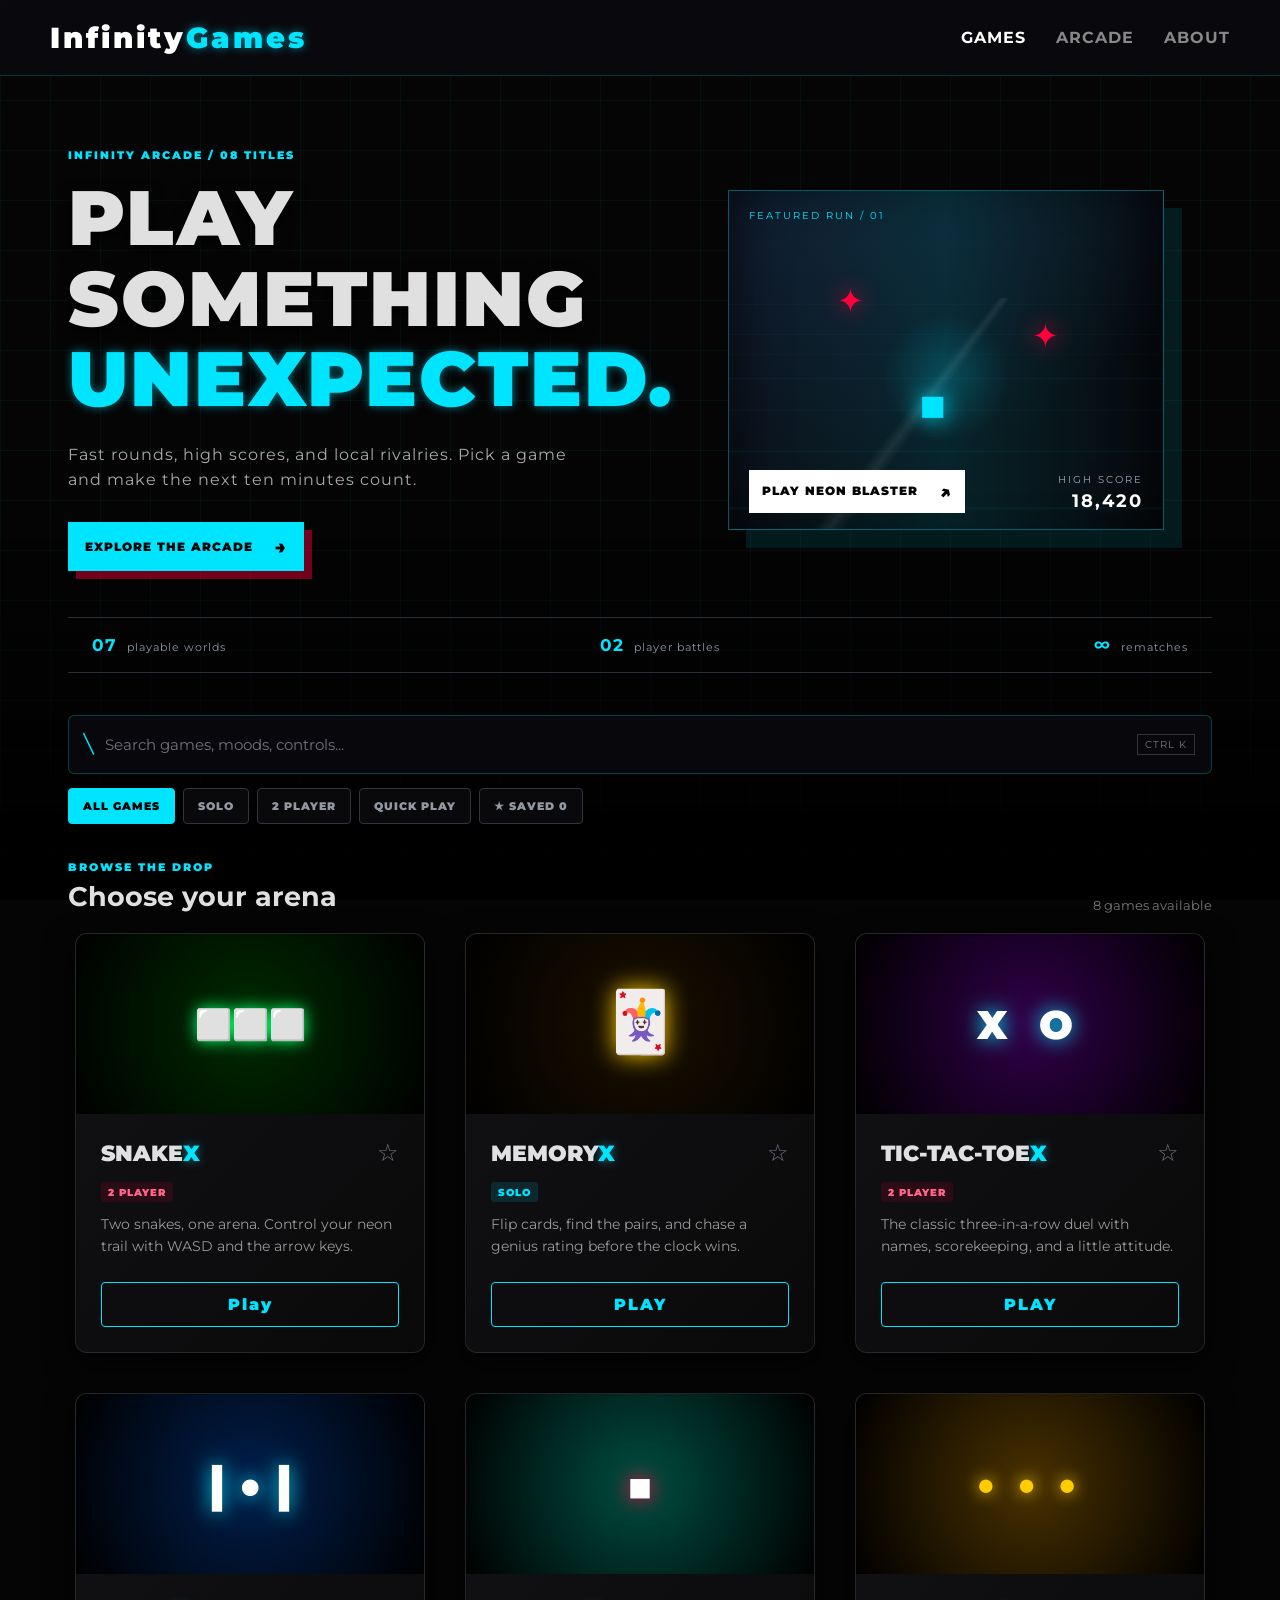
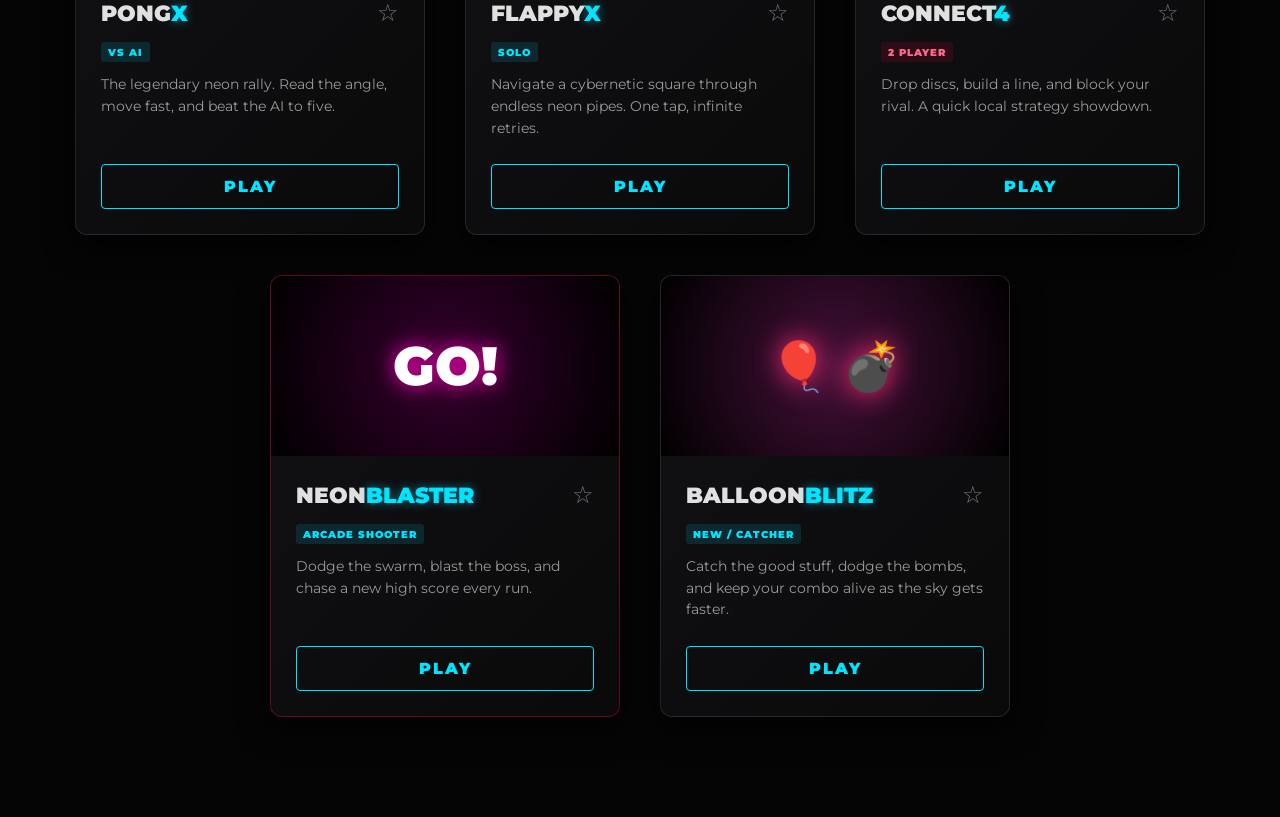
<file: index.html>
<!doctype html>
<html lang="en">
  <head>
    <meta charset="UTF-8" />
    <meta name="viewport" content="width=device-width, initial-scale=1.0" />
    <title>InfinityGames | Arcade Hub</title>
    <link rel="stylesheet" href="css/main.css" />
    <link
      href="https://fonts.googleapis.com/css2?family=Montserrat:ital,wght@0,400;0,700;0,900;1,900&display=swap"
      rel="stylesheet"
    />
  </head>
  <body>
    <!-- Top Navigation -->
    <nav class="navbar">
      <div class="logo">Infinity<span class="highlight">Games</span></div>
      <ul class="nav-links">
        <li><a href="#" class="active">GAMES</a></li>
        <li><a href="#catalogue">ARCADE</a></li>
        <li><a href="under-construction.html">ABOUT</a></li>
      </ul>
    </nav>

    <header class="hero">
      <div class="hero-copy">
        <p class="eyebrow">INFINITY ARCADE / 08 TITLES</p>
        <h1 class="hero-title">PLAY SOMETHING<br /><span class="highlight">UNEXPECTED.</span></h1>
        <p class="hero-subtitle">Fast rounds, high scores, and local rivalries. Pick a game and make the next ten minutes count.</p>
        <a class="hero-cta" href="#catalogue">EXPLORE THE ARCADE <span>→</span></a>
      </div>
      <div class="hero-scene" aria-label="Featured game: Neon Blaster">
        <div class="scene-scan"></div>
        <span class="scene-label">FEATURED RUN / 01</span>
        <div class="scene-ship">◆</div>
        <div class="scene-enemy enemy-one">✦</div>
        <div class="scene-enemy enemy-two">✦</div>
        <div class="scene-score">HIGH SCORE <strong>18,420</strong></div>
        <a href="games/battle-tap/index.html" class="scene-play">PLAY NEON BLASTER <span>↗</span></a>
      </div>
    </header>

    <section class="arcade-pulse" aria-label="Arcade highlights">
      <span><strong>07</strong> playable worlds</span><span><strong>02</strong> player battles</span><span><strong>∞</strong> rematches</span>
    </section>

    <!-- Choose -->
    <section class="arcade-tools" aria-label="Game filters">
      <div class="search-wrap">
        <span class="search-icon" aria-hidden="true">/</span>
        <input id="game-search" type="search" placeholder="Search games, moods, controls..." autocomplete="off" />
        <kbd>CTRL K</kbd>
      </div>
      <div class="filter-row" role="group" aria-label="Filter games by mode">
        <button class="filter-btn active" data-filter="all" type="button">ALL GAMES</button>
        <button class="filter-btn" data-filter="solo" type="button">SOLO</button>
        <button class="filter-btn" data-filter="versus" type="button">2 PLAYER</button>
        <button class="filter-btn" data-filter="quick" type="button">QUICK PLAY</button>
        <button id="favorites-filter" class="filter-btn" type="button">★ SAVED <span id="favorite-count">0</span></button>
      </div>
    </section>

    <!-- Games Grid -->
    <main id="catalogue" class="catalogue">
      <div class="catalogue-heading">
        <div><p class="eyebrow">BROWSE THE DROP</p><h2>Choose your arena</h2></div>
        <p id="result-count" class="result-count">8 games available</p>
      </div>
      <div class="games-container">
      <div class="game-card" data-title="snake x" data-modes="versus quick" data-tags="arcade two player keyboard classic">
        <div class="card-image snake-bg"></div>
        <div class="card-content">
          <div class="card-header">
            <h2>SNAKE<span class="highlight">X</span></h2>
            <button class="save-btn" aria-label="Save SnakeX" type="button">☆</button>
          </div>
          <span class="game-tag versus-tag">2 PLAYER</span>
          <p class="card-desc">
            Two snakes, one arena. Control your neon trail with WASD and the arrow keys.
          </p>
          <a href="games/snake/index.html" class="play-btn">Play</a>
        </div>
      </div>
      <!-- Memory Card (LIVE) -->
      <div class="game-card" data-title="memory x" data-modes="solo quick" data-tags="cards puzzle emoji focus">
        <div class="card-image memory-bg"></div>
        <div class="card-content">
          <div class="card-header">
            <h2>MEMORY<span class="highlight">X</span></h2>
            <button class="save-btn" aria-label="Save MemoryX" type="button">☆</button>
          </div>
          <span class="game-tag solo-tag">SOLO</span>
          <p class="card-desc">
            Flip cards, find the pairs, and chase a genius rating before the clock wins.
          </p>
          <a href="games/memory/index.html" class="play-btn">PLAY</a>
        </div>
      </div>
      <!-- Tic Tac Toe Card -->
      <div class="game-card" data-title="tic tac toe x" data-modes="versus quick" data-tags="classic strategy two player">
        <div class="card-image tic-bg"></div>
        <div class="card-content">
          <div class="card-header">
            <h2>TIC-TAC-TOE<span class="highlight">X</span></h2>
            <button class="save-btn" aria-label="Save Tic-Tac-Toe X" type="button">☆</button>
          </div>
          <span class="game-tag versus-tag">2 PLAYER</span>
          <p class="card-desc">
            The classic three-in-a-row duel with names, scorekeeping, and a little attitude.
          </p>
          <a href="games/tic-tac-toe/index.html" class="play-btn">PLAY</a>
        </div>
      </div>

      <!-- Pong Card -->
      <div class="game-card" data-title="pong x" data-modes="solo quick" data-tags="arcade reflex ai retro">
        <div class="card-image pong-bg"></div>
        <div class="card-content">
          <div class="card-header">
            <h2>PONG<span class="highlight">X</span></h2>
            <button class="save-btn" aria-label="Save Pong X" type="button">☆</button>
          </div>
          <span class="game-tag solo-tag">VS AI</span>
          <p class="card-desc">
            The legendary neon rally. Read the angle, move fast, and beat the AI to five.
          </p>
          <a href="games/pong/index.html" class="play-btn">PLAY</a>
        </div>
      </div>

      <!-- Flappy Card -->
      <div class="game-card" data-title="flappy x" data-modes="solo quick" data-tags="reflex endless hard score">
        <div class="card-image flappy-bg"></div>
        <div class="card-content">
          <div class="card-header">
            <h2>FLAPPY<span class="highlight">X</span></h2>
            <button class="save-btn" aria-label="Save Flappy X" type="button">☆</button>
          </div>
          <span class="game-tag solo-tag">SOLO</span>
          <p class="card-desc">
            Navigate a cybernetic square through endless neon pipes. One tap, infinite retries.
          </p>
          <a href="games/flappy/index.html" class="play-btn">PLAY</a>
        </div>
      </div>

      <div class="game-card" data-title="connect four x" data-modes="versus quick" data-tags="strategy two player board">
        <div class="card-image connect-bg"></div>
        <div class="card-content">
          <div class="card-header">
            <h2>CONNECT<span class="highlight">4</span></h2>
            <button class="save-btn" aria-label="Save Connect Four X" type="button">☆</button>
          </div>
          <span class="game-tag versus-tag">2 PLAYER</span>
          <p class="card-desc">
            Drop discs, build a line, and block your rival. A quick local strategy showdown.
          </p>
          <a href="games/connect-four/index.html" class="play-btn">PLAY</a>
        </div>
      </div>
      <div class="game-card featured-card" data-title="neon blaster x" data-modes="solo quick" data-tags="shooter action space arcade score">
        <div class="card-image battle-bg"></div>
        <div class="card-content">
          <div class="card-header">
            <h2>NEON<span class="highlight">BLASTER</span></h2>
            <button class="save-btn" aria-label="Save Neon Blaster" type="button">☆</button>
          </div>
          <span class="game-tag solo-tag">ARCADE SHOOTER</span>
          <p class="card-desc">
            Dodge the swarm, blast the boss, and chase a new high score every run.
          </p>
          <a href="games/battle-tap/index.html" class="play-btn">PLAY</a>
        </div>
      </div>
      <div class="game-card" data-title="balloon blitz x" data-modes="solo quick" data-tags="catch reflex action bombs combo falling">
        <div class="card-image balloon-bg"></div>
        <div class="card-content">
          <div class="card-header">
            <h2>BALLOON<span class="highlight">BLITZ</span></h2>
            <button class="save-btn" aria-label="Save Balloon Blitz" type="button">☆</button>
          </div>
          <span class="game-tag solo-tag">NEW / CATCHER</span>
          <p class="card-desc">
            Catch the good stuff, dodge the bombs, and keep your combo alive as the sky gets faster.
          </p>
          <a href="games/balloon-blitz/index.html" class="play-btn">PLAY</a>
        </div>
      </div>
      </div>
    </main>

    <!-- Background Grid -->
    <div class="bg-grid"></div>
    <script src="script.js"></script>
  </body>
</html>
</file>
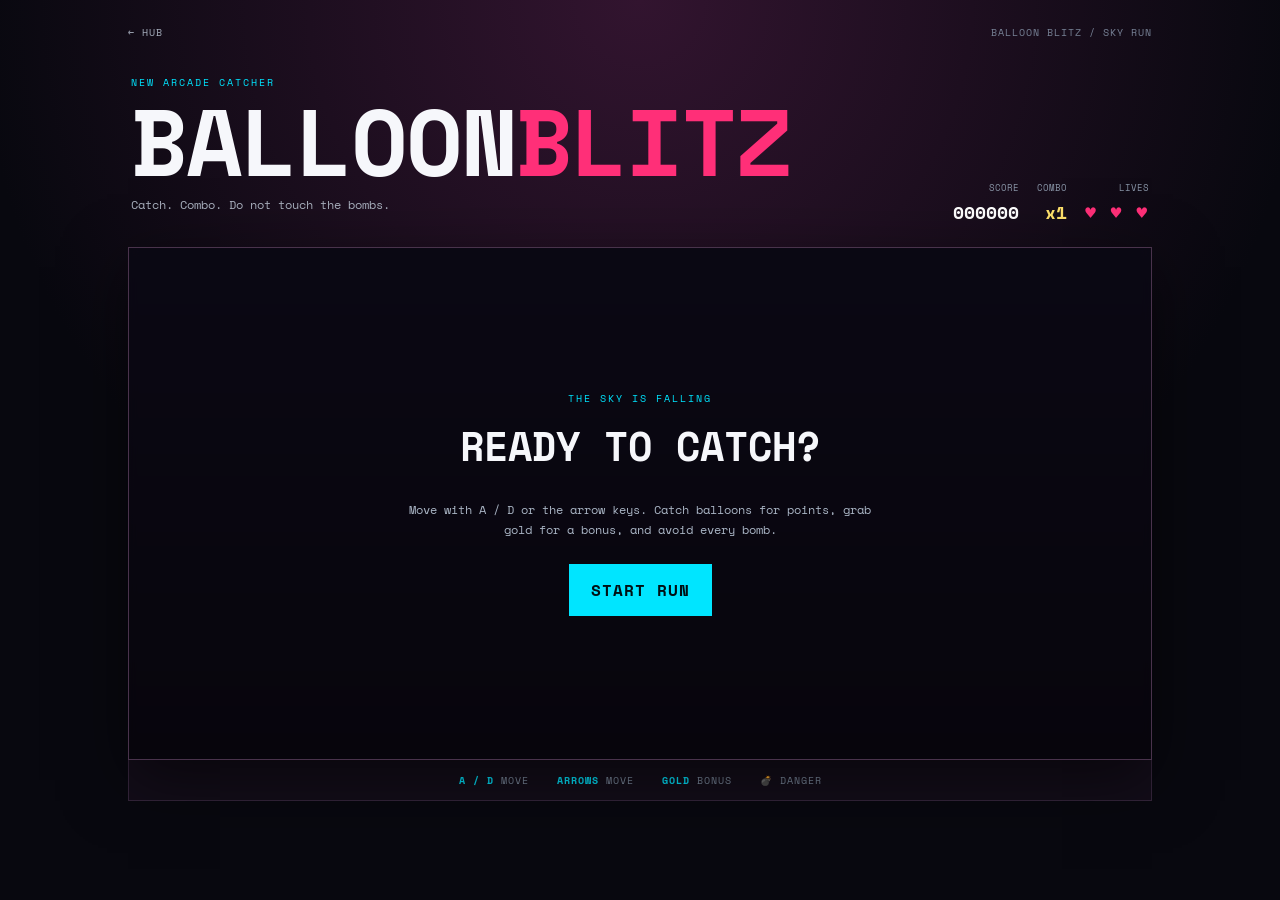
<file: games/balloon-blitz/index.html>
<!doctype html>
<html lang="en">
<head>
  <meta charset="UTF-8" />
  <meta name="viewport" content="width=device-width, initial-scale=1.0" />
  <title>Balloon Blitz X</title>
  <link rel="stylesheet" href="style.css" />
</head>
<body>
  <main class="game-shell">
    <div class="topbar"><a href="../../index.html">← HUB</a><span>BALLOON BLITZ / SKY RUN</span></div>
    <header>
      <div><p class="eyebrow">NEW ARCADE CATCHER</p><h1>BALLOON<span>BLITZ</span></h1><p class="intro">Catch. Combo. Do not touch the bombs.</p></div>
      <div class="hud"><div><small>SCORE</small><strong id="score">000000</strong></div><div><small>COMBO</small><strong id="combo">x1</strong></div><div><small>LIVES</small><strong id="lives">♥ ♥ ♥</strong></div></div>
    </header>
    <section class="game-frame"><canvas id="game-canvas" aria-label="Balloon Blitz game"></canvas><div id="overlay" class="overlay"><p class="eyebrow">THE SKY IS FALLING</p><h2 id="overlay-title">READY TO CATCH?</h2><p id="overlay-copy">Move with A / D or the arrow keys. Catch balloons for points, grab gold for a bonus, and avoid every bomb.</p><button id="start" type="button">START RUN</button></div></section>
    <div class="control-strip"><span><b>A / D</b> MOVE</span><span><b>ARROWS</b> MOVE</span><span><b>GOLD</b> BONUS</span><span><b>💣</b> DANGER</span></div>
    <div class="mobile-controls"><button data-key="ArrowLeft" type="button" aria-label="Move left">←</button><button data-key="ArrowRight" type="button" aria-label="Move right">→</button></div>
  </main>
  <script src="script.js"></script>
</body>
</html>
</file>
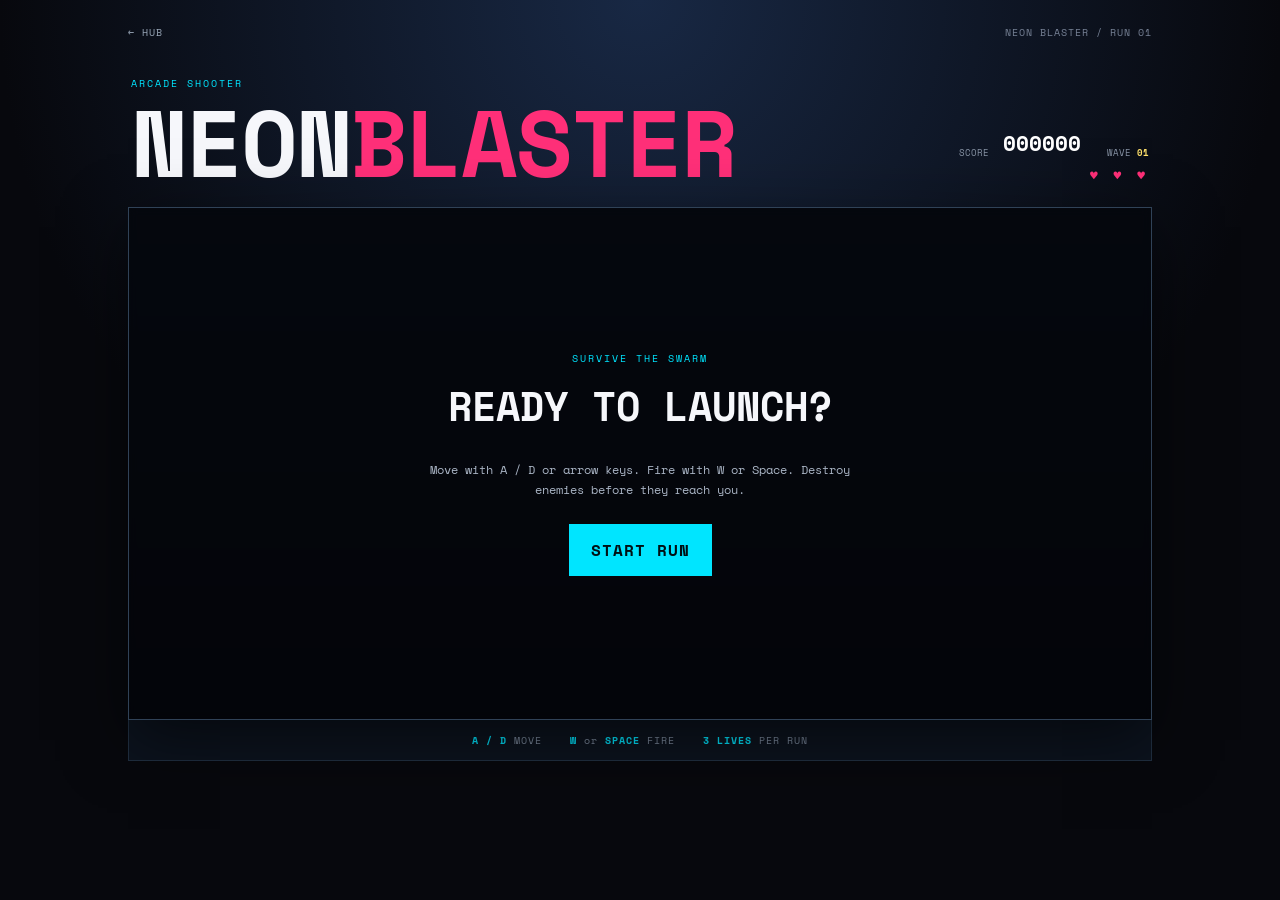
<file: games/battle-tap/index.html>
<!doctype html>
<html lang="en">
<head>
	<meta charset="UTF-8" />
	<meta name="viewport" content="width=device-width, initial-scale=1.0" />
	<title>Neon Blaster X</title>
	<link rel="stylesheet" href="style.css" />
</head>
<body>
	<main class="game-shell">
		<div class="topbar"><a class="back-link" href="../../index.html">← HUB</a><span>NEON BLASTER / RUN 01</span></div>
		<header><div><p class="eyebrow">ARCADE SHOOTER</p><h1>NEON<span>BLASTER</span></h1></div><div class="hud"><small>SCORE</small><strong id="score">000000</strong><small>WAVE <b id="wave">01</b></small><div class="lives" id="lives">♥ ♥ ♥</div></div></header>
		<section class="game-frame"><canvas id="game-canvas" aria-label="Neon Blaster game"></canvas><div id="overlay" class="overlay"><p class="eyebrow">SURVIVE THE SWARM</p><h2 id="overlay-title">READY TO LAUNCH?</h2><p id="overlay-copy">Move with A / D or arrow keys. Fire with W or Space. Destroy enemies before they reach you.</p><button id="start" type="button">START RUN</button></div></section>
		<div class="control-strip"><span><b>A / D</b> MOVE</span><span><b>W</b> or <b>SPACE</b> FIRE</span><span><b>3 LIVES</b> PER RUN</span></div>
		<div class="mobile-controls"><button data-key="ArrowLeft" type="button">←</button><button data-key="Space" type="button">FIRE</button><button data-key="ArrowRight" type="button">→</button></div>
	</main>
	<script src="script.js"></script>
</body>
</html>
</file>
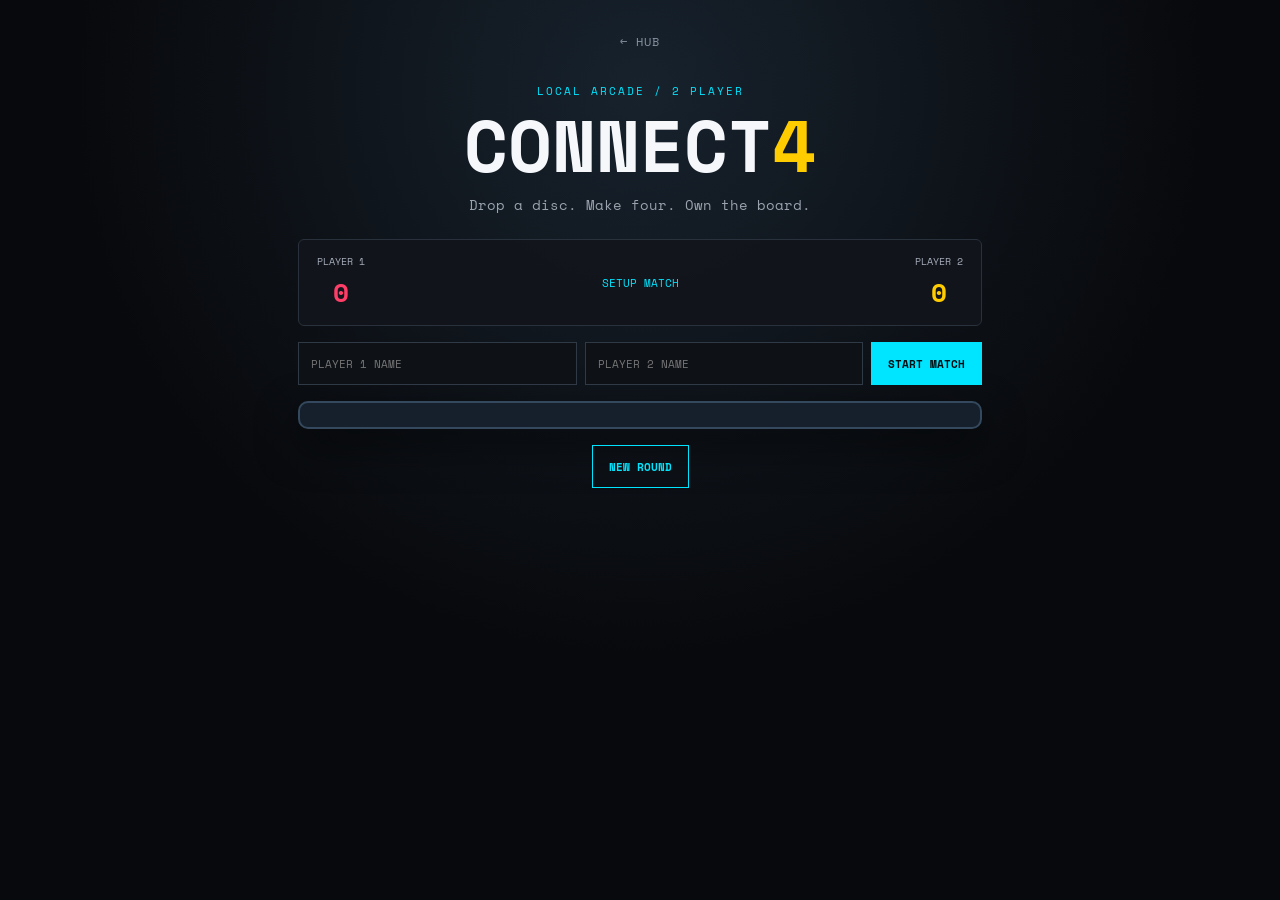
<file: games/connect-four/index.html>
<!doctype html>
<html lang="en">
<head>
  <meta charset="UTF-8" />
  <meta name="viewport" content="width=device-width, initial-scale=1.0" />
  <title>Connect 4 X</title>
  <link rel="stylesheet" href="style.css" />
</head>
<body>
  <main class="game-shell">
    <a class="back-link" href="../../index.html">← HUB</a>
    <header><p class="eyebrow">LOCAL ARCADE / 2 PLAYER</p><h1>CONNECT<span>4</span></h1><p>Drop a disc. Make four. Own the board.</p></header>
    <section class="scorebar"><div><small id="red-label">PLAYER 1</small><strong id="red-score">0</strong></div><div id="turn" class="turn">PLAYER 1'S TURN</div><div><small id="yellow-label">PLAYER 2</small><strong id="yellow-score">0</strong></div></section>
    <section class="setup" id="setup"><input id="p1" maxlength="12" placeholder="PLAYER 1 NAME" /><input id="p2" maxlength="12" placeholder="PLAYER 2 NAME" /><button id="start">START MATCH</button></section>
    <section class="board" id="board" aria-label="Connect four board"></section>
    <button id="reset" class="secondary" type="button">NEW ROUND</button>
  </main>
  <script src="script.js"></script>
</body>
</html>
</file>
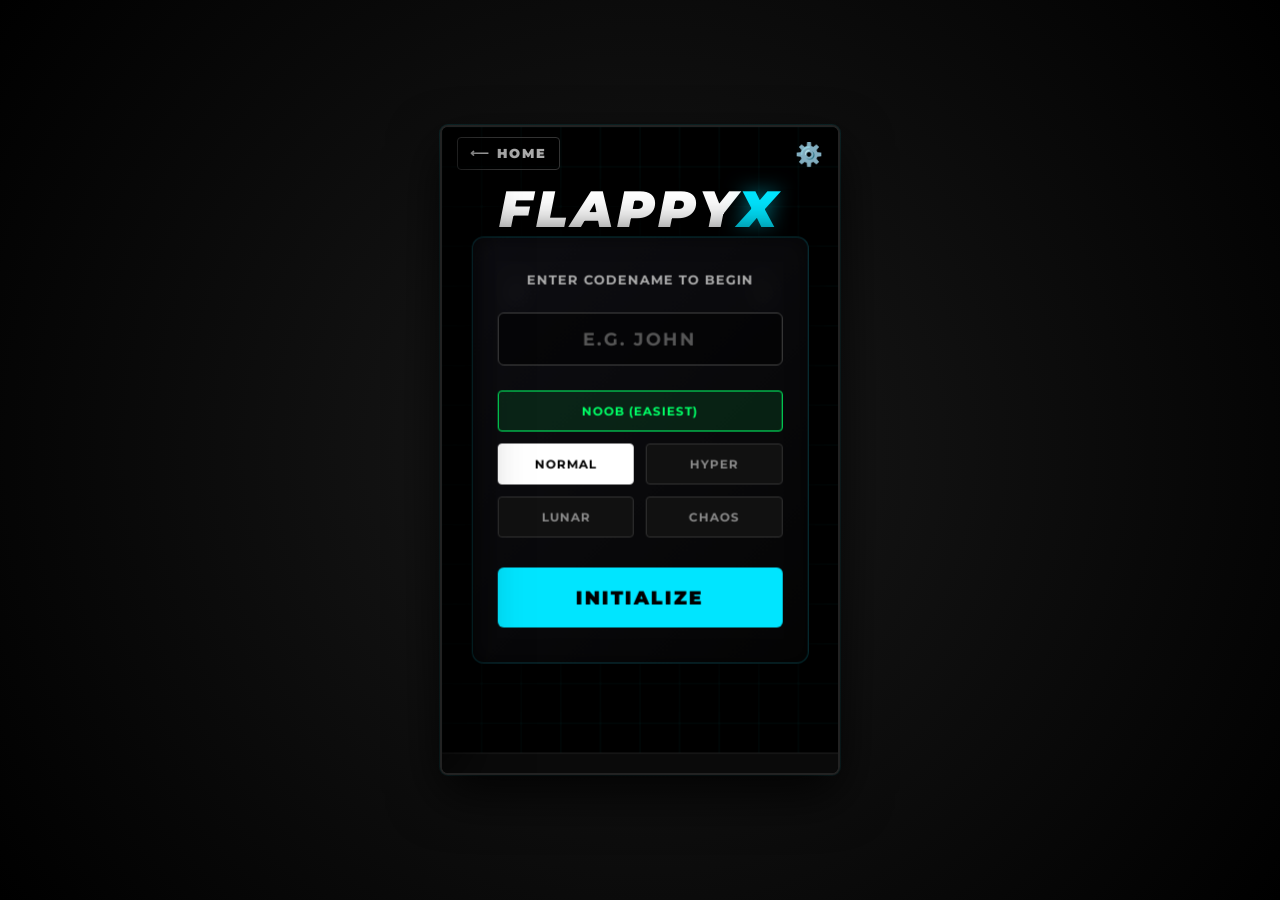
<file: games/flappy/index.html>
<!DOCTYPE html>
<html lang="en">
<head>
    <meta charset="UTF-8">
    <meta name="viewport" content="width=device-width, initial-scale=1.0">
    <title>Flappy Mode - Pro</title>
    <link rel="stylesheet" href="style.css">
    <link href="https://fonts.googleapis.com/css2?family=Montserrat:ital,wght@0,400;0,700;0,900;1,900&display=swap" rel="stylesheet">
</head>
<body>
    <div class="game-container">
        
        <!-- Top UI Bar -->
        <div class="top-bar">
            <a href="../../index.html" class="back-hub-btn">⟵ HOME</a>
            <div class="settings-icon" id="settings-icon">⚙️</div>
        </div>

        <!-- Sidebar Menu -->
        <div id="sidebar" class="sidebar">
            <div class="sidebar-header">SYSTEM MENU</div>
            <ul class="sidebar-list">
                <li class="active">Main Terminal</li>
                <li>Global Leaderboard</li>
                <li>Unlockables</li>
                <li>Diagnostics (Settings)</li>
                <li class="exit-btn" id="close-sidebar">EXIT MENU</li>
            </ul>
        </div>

        <!-- Settings Modal -->
        <div id="settings-modal" class="modal">
            <div class="modal-content">
                <h2>DIAGNOSTICS</h2>
                <div class="setting-row">
                    <span>Base Difficulty</span>
                    <select id="difficulty-select" class="styled-select">
                        <option value="easy" selected>Easy (Wider Gaps)</option>
                        <option value="medium">Standard</option>
                        <option value="hard">Hardcore</option>
                    </select>
                </div>
                <div class="setting-row">
                    <span>Particle Engine</span>
                    <label class="switch"><input type="checkbox" id="particle-toggle" checked><span class="slider"></span></label>
                </div>
                <button class="action-btn small glow-btn" id="close-settings">APPLY CHANGES</button>
            </div>
        </div>

        <!-- Game UI Overlay -->
        <div id="ui-layer">
            <h1 id="title">FLAPPY<span class="highlight">X</span></h1>
            
            <div class="score-board">
                <div class="score-box">
                    <span class="label">SCORE</span>
                    <span id="score" class="value">0</span>
                </div>
                <div class="score-box">
                    <span class="label">BEST</span>
                    <span id="high-score" class="value">0</span>
                </div>
            </div>
            
            <div id="start-screen" class="screen active modern-panel">
                <div class="logo-box">
                    <p class="subtitle">ENTER CODENAME TO BEGIN</p>
                </div>
                <div class="input-group">
                    <input type="text" id="player-name" placeholder="e.g. John" autocomplete="off" maxlength="12">
                </div>

                <div class="mode-selector">
                    <button class="mode-btn" data-mode="baby">NOOB (EASIEST)</button>
                    <button class="mode-btn active" data-mode="normal">NORMAL</button>
                    <button class="mode-btn" data-mode="fast">HYPER</button>
                    <button class="mode-btn" data-mode="moon">LUNAR</button>
                    <button class="mode-btn" data-mode="crazy">CHAOS</button>
                </div>
                <button id="start-btn" class="action-btn glow-btn">INITIALIZE</button>
            </div>

            <!-- Get Ready Screen -->
            <div id="ready-screen" class="screen">
                <h2 class="pulse-text">TAP TO START</h2>
            </div>

            <div id="game-over-screen" class="screen modern-panel">
                <h2 class="game-over-title">SYSTEM FAILURE</h2>
                <div id="king-banner" class="king-banner" style="display:none;"></div>
                <div class="joke-container">
                    <p id="name-joke" class="name-joke"></p>
                    <p id="funny-quote" class="funny-quote">"Gravity always wins."</p>
                </div>
                <div class="final-stats">
                    <p>SCORE: <span id="final-score">0</span></p>
                </div>
                <button id="restart-btn" class="action-btn glow-btn">REBOOT</button>
            </div>
        </div>

        <canvas id="game-canvas"></canvas>
    </div>

    <script src="script.js"></script>
</body>
</html>
</file>
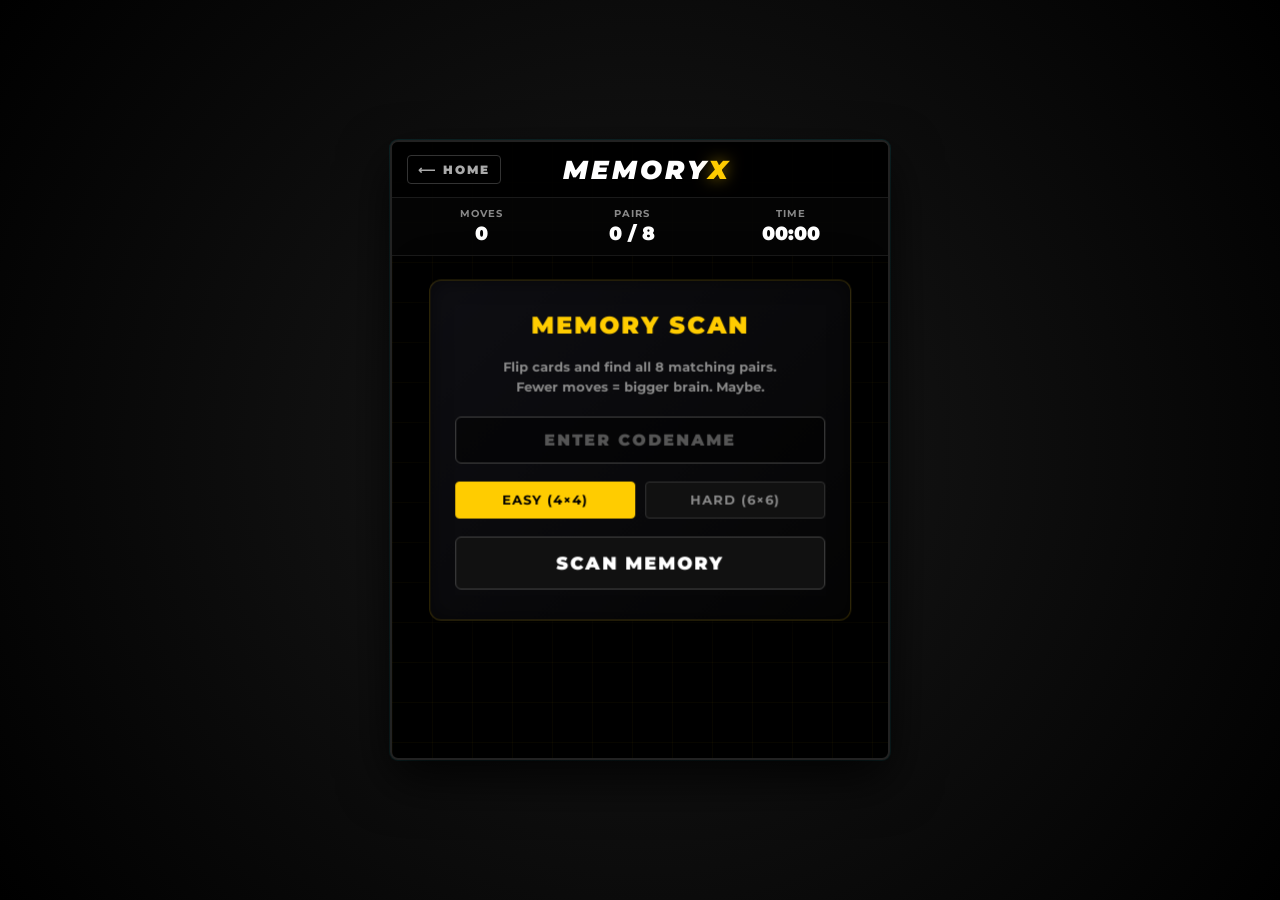
<file: games/memory/index.html>
<!DOCTYPE html>
<html lang="en">
<head>
    <meta charset="UTF-8">
    <meta name="viewport" content="width=device-width, initial-scale=1.0">
    <title>Memory X - Card Flip</title>
    <link rel="stylesheet" href="style.css">
    <link href="https://fonts.googleapis.com/css2?family=Montserrat:ital,wght@0,400;0,700;0,900;1,900&display=swap" rel="stylesheet">
</head>
<body>
    <div class="game-wrapper">

        <div class="top-bar">
            <a href="../../index.html" class="back-hub-btn">⟵ HOME</a>
            <h1 id="title">MEMORY<span class="highlight">X</span></h1>
            <div style="width:80px;"></div>
        </div>

        <div class="stats-bar">
            <div class="stat-box">
                <span class="label">MOVES</span>
                <span class="value" id="move-count">0</span>
            </div>
            <div class="stat-box">
                <span class="label">PAIRS</span>
                <span class="value" id="pairs-found">0 / 8</span>
            </div>
            <div class="stat-box">
                <span class="label">TIME</span>
                <span class="value" id="timer">00:00</span>
            </div>
        </div>

        <!-- Card Grid -->
        <main class="board-container">
            <div class="card-grid" id="card-grid"></div>
        </main>

        <!-- Overlays -->
        <div id="overlay-layer">
            <!-- Start Screen -->
            <div id="start-screen" class="screen active modern-panel">
                <h2 class="panel-title">MEMORY SCAN</h2>
                <p class="subtitle">Flip cards and find all 8 matching pairs.<br>Fewer moves = bigger brain. Maybe.</p>
                <div class="input-group">
                    <input type="text" id="player-name" placeholder="ENTER CODENAME" autocomplete="off" maxlength="12">
                </div>
                <div class="difficulty-row">
                    <button class="diff-btn active" data-cols="4">EASY (4×4)</button>
                    <button class="diff-btn" data-cols="6">HARD (6×6)</button>
                </div>
                <button id="start-btn" class="action-btn glow-btn">SCAN MEMORY</button>
            </div>

            <!-- Win Screen -->
            <div id="win-screen" class="screen modern-panel">
                <h2 class="win-title">SCAN COMPLETE</h2>
                <div class="win-stats">
                    <div class="win-stat">
                        <span class="win-label">TIME</span>
                        <span class="win-value" id="final-time">--</span>
                    </div>
                    <div class="win-stat">
                        <span class="win-label">MOVES</span>
                        <span class="win-value" id="final-moves">--</span>
                    </div>
                    <div class="win-stat">
                        <span class="win-label">RATING</span>
                        <span class="win-value" id="final-rating">--</span>
                    </div>
                </div>
                <p id="win-joke" class="win-joke"></p>
                <button id="restart-btn" class="action-btn glow-btn">RESCAN</button>
            </div>
        </div>

        <div class="bg-fx"></div>
    </div>
    <script src="script.js"></script>
</body>
</html>
</file>
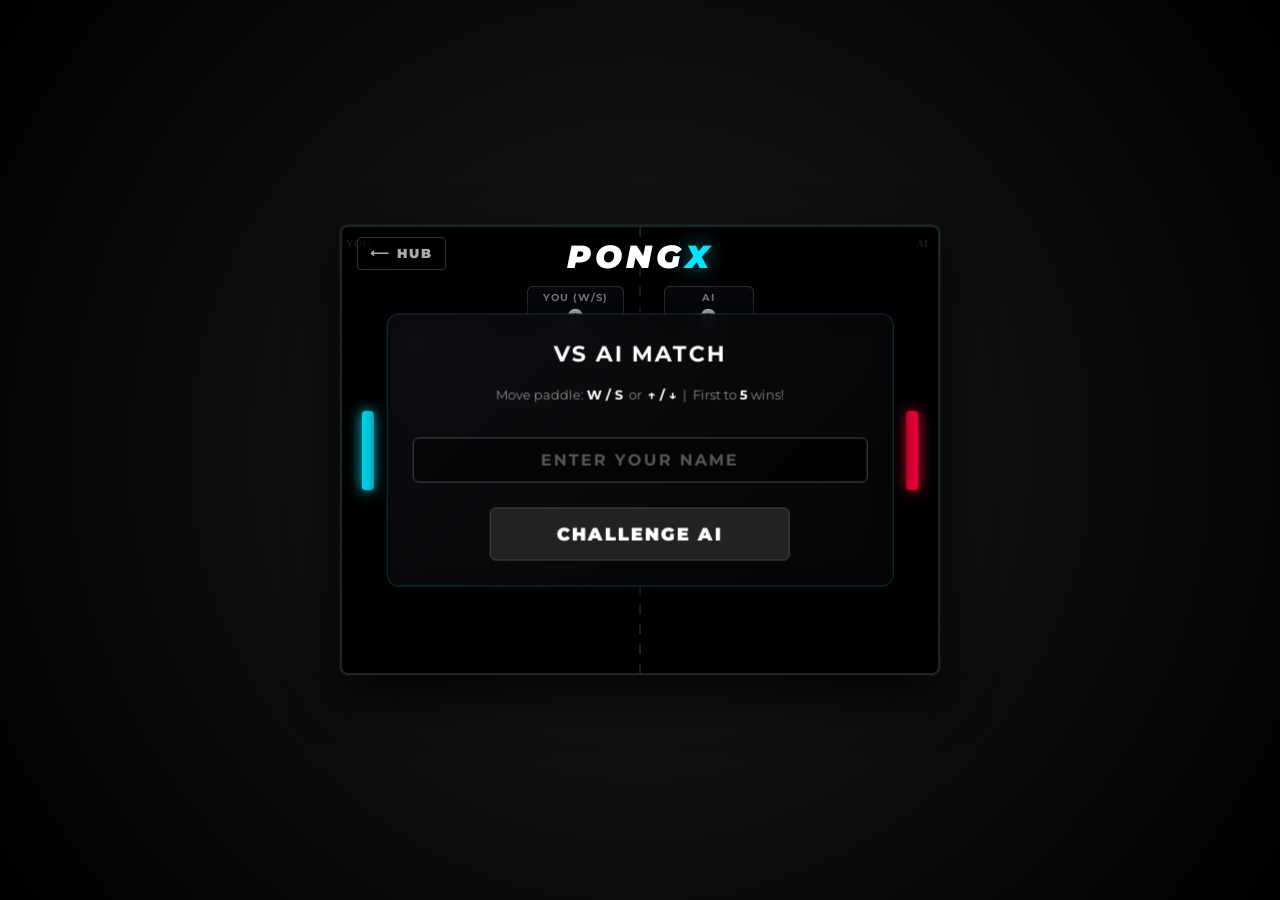
<file: games/pong/index.html>
<!DOCTYPE html>
<html lang="en">
<head>
    <meta charset="UTF-8">
    <meta name="viewport" content="width=device-width, initial-scale=1.0">
    <title>Pong X - vs AI</title>
    <link rel="stylesheet" href="style.css">
    <link href="https://fonts.googleapis.com/css2?family=Montserrat:ital,wght@0,400;0,700;0,900;1,900&display=swap" rel="stylesheet">
</head>
<body>
    <div class="game-wrapper">
        <div class="top-bar">
            <a href="../../index.html" class="back-hub-btn">⟵ HUB</a>
        </div>
        <header class="game-header">
            <h1 id="title">PONG<span class="highlight">X</span></h1>
            <div class="score-board">
                <div class="score-box p1-score-box">
                    <span class="label" id="p1-label">YOU (W/S)</span>
                    <span id="p1-score" class="value">0</span>
                </div>
                <div class="score-box p2-score-box">
                    <span class="label" id="p2-label">AI</span>
                    <span id="p2-score" class="value">0</span>
                </div>
            </div>
        </header>
        <main class="canvas-container">
            <canvas id="game-canvas"></canvas>
        </main>
        <div id="overlay-layer">
            <div id="start-screen" class="screen active modern-panel">
                <h2 class="panel-title">VS AI MATCH</h2>
                <p class="controls-hint">Move paddle: <b>W / S</b> &nbsp;or&nbsp; <b>↑ / ↓</b> &nbsp;|&nbsp; First to <b>5</b> wins!</p>
                <div class="input-group p1-input" style="margin-top:10px;">
                    <input type="text" id="p1-name" placeholder="ENTER YOUR NAME" autocomplete="off" maxlength="12">
                </div>
                <button id="start-btn" class="action-btn glow-btn">CHALLENGE AI</button>
            </div>
            <div id="game-over-screen" class="screen modern-panel">
                <h2 class="game-over-title" id="result-title">MATCH OVER</h2>
                <div class="joke-container">
                    <p id="name-joke" class="name-joke"></p>
                </div>
                <button id="restart-btn" class="action-btn glow-btn">REMATCH</button>
            </div>
        </div>
        <div class="bg-fx"></div>
    </div>
    <script src="script.js"></script>
</body>
</html>
</file>
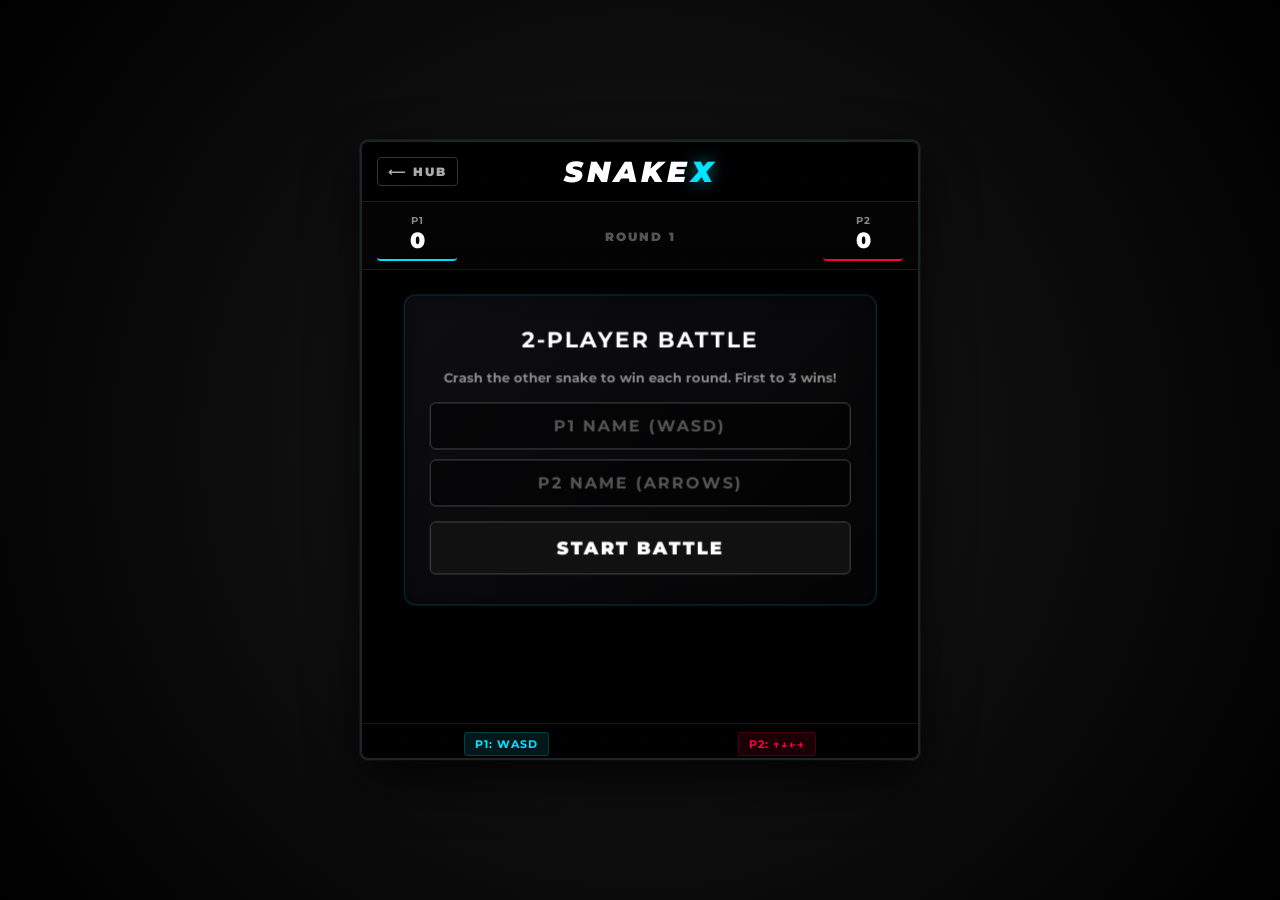
<file: games/snake/index.html>
<!DOCTYPE html>
<html lang="en">
<head>
    <meta charset="UTF-8">
    <meta name="viewport" content="width=device-width, initial-scale=1.0">
    <title>Snake X - 2 Player Battle</title>
    <link rel="stylesheet" href="style.css">
    <link href="https://fonts.googleapis.com/css2?family=Montserrat:ital,wght@0,400;0,700;0,900;1,900&display=swap" rel="stylesheet">
</head>
<body>
    <div class="game-wrapper">

        <!-- Top UI Bar -->
        <div class="top-bar">
            <a href="../../index.html" class="back-hub-btn">⟵ HUB</a>
            <h1 id="title">SNAKE<span class="highlight">X</span></h1>
            <div style="width:80px;"></div>
        </div>

        <!-- Score Bar -->
        <div class="score-bar">
            <div class="score-box p1-box">
                <span class="label" id="p1-label">P1</span>
                <span class="value" id="p1-score">0</span>
            </div>
            <div class="lives-display">
                <span id="round-text" class="round-text">ROUND 1</span>
            </div>
            <div class="score-box p2-box">
                <span class="label" id="p2-label">P2</span>
                <span class="value" id="p2-score">0</span>
            </div>
        </div>

        <!-- Canvas -->
        <main class="canvas-container">
            <canvas id="game-canvas"></canvas>
        </main>

        <!-- Controls Hint -->
        <div class="controls-bar">
            <span class="ctrl p1-ctrl">P1: WASD</span>
            <span class="ctrl p2-ctrl">P2: ↑↓←→</span>
        </div>

        <!-- Overlays -->
        <div id="overlay-layer">
            <!-- Start Screen -->
            <div id="start-screen" class="screen active modern-panel">
                <h2 class="panel-title">2-PLAYER BATTLE</h2>
                <p class="subtitle">Crash the other snake to win each round. First to 3 wins!</p>
                <div class="inputs-container">
                    <div class="input-group p1-input">
                        <input type="text" id="p1-name" placeholder="P1 NAME (WASD)" autocomplete="off" maxlength="10">
                    </div>
                    <div class="input-group p2-input">
                        <input type="text" id="p2-name" placeholder="P2 NAME (ARROWS)" autocomplete="off" maxlength="10">
                    </div>
                </div>
                <button id="start-btn" class="action-btn glow-btn">START BATTLE</button>
            </div>

            <!-- Round Over / Game Over Screen -->
            <div id="game-over-screen" class="screen modern-panel">
                <h2 class="game-over-title" id="result-title">ROUND OVER</h2>
                <div class="joke-container">
                    <p id="result-msg" class="result-msg"></p>
                    <p id="name-joke" class="name-joke"></p>
                </div>
                <button id="continue-btn" class="action-btn glow-btn" id="continue-btn">NEXT ROUND</button>
            </div>
        </div>

        <div class="bg-fx"></div>
    </div>
    <script src="script.js"></script>
</body>
</html>
</file>
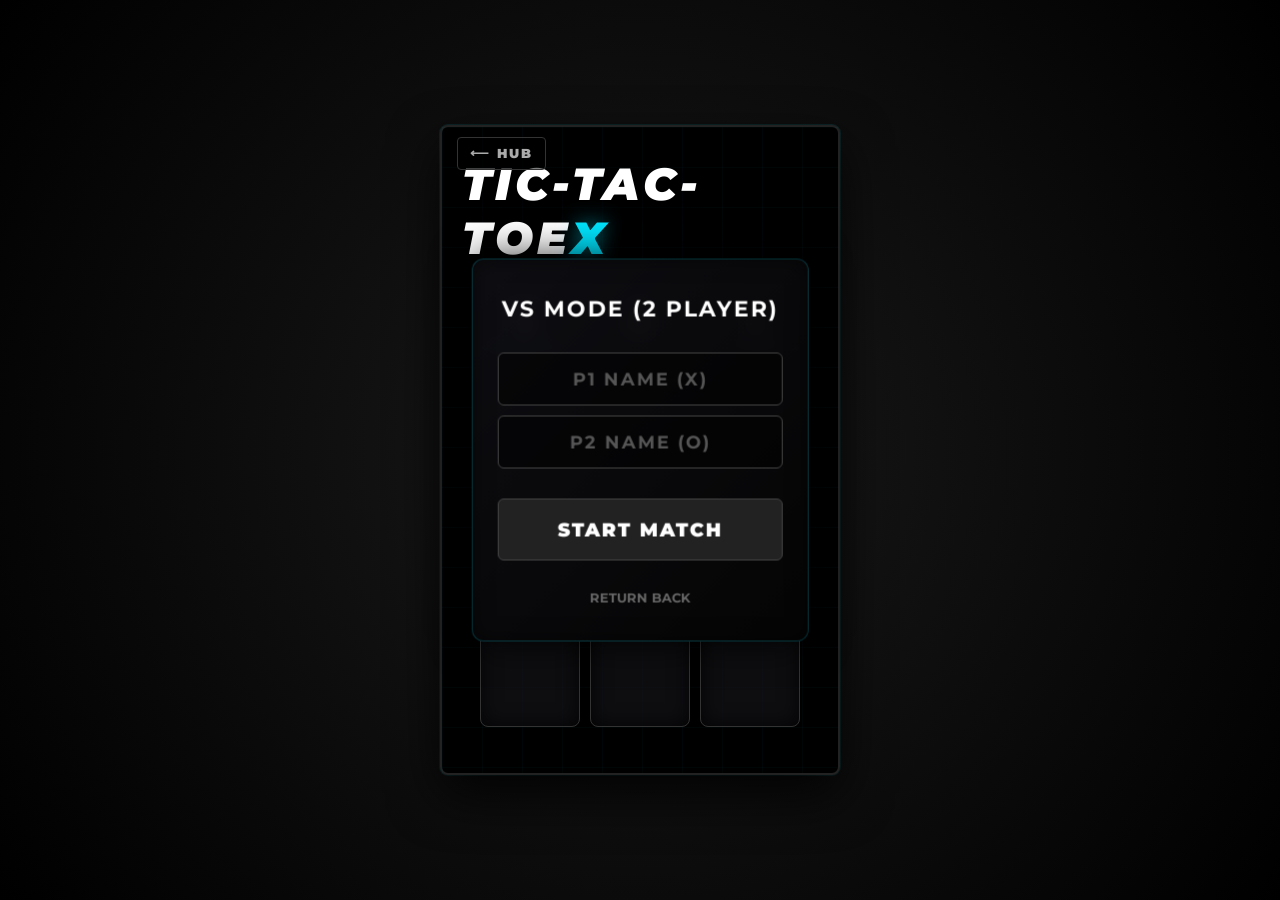
<file: games/tic-tac-toe/index.html>
<!DOCTYPE html>
<html lang="en">
<head>
    <meta charset="UTF-8">
    <meta name="viewport" content="width=device-width, initial-scale=1.0">
    <title>Tic-Tac-Toe X - 2 Player</title>
    <link rel="stylesheet" href="style.css">
    <link href="https://fonts.googleapis.com/css2?family=Montserrat:ital,wght@0,400;0,700;0,900;1,900&display=swap" rel="stylesheet">
</head>
<body>
    <div class="game-wrapper">
        
        <!-- Top UI Bar -->
        <div class="top-bar">
            <a href="../../index.html" class="back-hub-btn">⟵ HUB</a>
        </div>

        <!-- Header & Scores -->
        <header class="game-header">
            <h1 id="title">TIC-TAC-TOE<span class="highlight">X</span></h1>
            <div class="score-board">
                <div class="score-box p1-score-box">
                    <span class="label" id="p1-label">P1 (X)</span>
                    <span id="p1-score" class="value">0</span>
                </div>
                <div class="score-box" id="turn-indicator">
                    <span class="label">TURN</span>
                    <span id="turn-text" class="value">P1</span>
                </div>
                <div class="score-box p2-score-box">
                    <span class="label" id="p2-label">P2 (O)</span>
                    <span id="p2-score" class="value">0</span>
                </div>
            </div>
        </header>

        <!-- Tic Tac Toe Board -->
        <main class="board-container">
            <div class="grid">
                <div class="cell" data-index="0"></div>
                <div class="cell" data-index="1"></div>
                <div class="cell" data-index="2"></div>
                <div class="cell" data-index="3"></div>
                <div class="cell" data-index="4"></div>
                <div class="cell" data-index="5"></div>
                <div class="cell" data-index="6"></div>
                <div class="cell" data-index="7"></div>
                <div class="cell" data-index="8"></div>
            </div>
        </main>

        <!-- Overlays (Start & Game Over) -->
        <div id="overlay-layer">
            <!-- Start Screen -->
            <div id="start-screen" class="screen active modern-panel">
                <h2 class="panel-title">VS MODE (2 PLAYER)</h2>
                <div class="inputs-container">
                    <div class="input-group p1-input">
                        <input type="text" id="p1-name" placeholder="P1 NAME (X)" autocomplete="off" maxlength="10">
                    </div>
                    <div class="input-group p2-input">
                        <input type="text" id="p2-name" placeholder="P2 NAME (O)" autocomplete="off" maxlength="10">
                    </div>
                </div>
                <button id="start-btn" class="action-btn glow-btn">START MATCH</button>
                <a href="../../index.html" class="back-link">RETURN BACK</a>
            </div>

            <!-- Game Over Screen -->
            <div id="game-over-screen" class="screen modern-panel">
                <h2 class="game-over-title" id="result-title">MATCH OVER</h2>
                <div class="joke-container">
                    <p id="name-joke" class="name-joke"></p>
                </div>
                <button id="restart-btn" class="action-btn glow-btn">PLAY AGAIN</button>
                <a href="../../index.html" class="back-link"> RETURN BACK</a>
            </div>
        </div>

        <div class="bg-fx"></div>
    </div>
    <script src="script.js"></script>
</body>
</html>
</file>
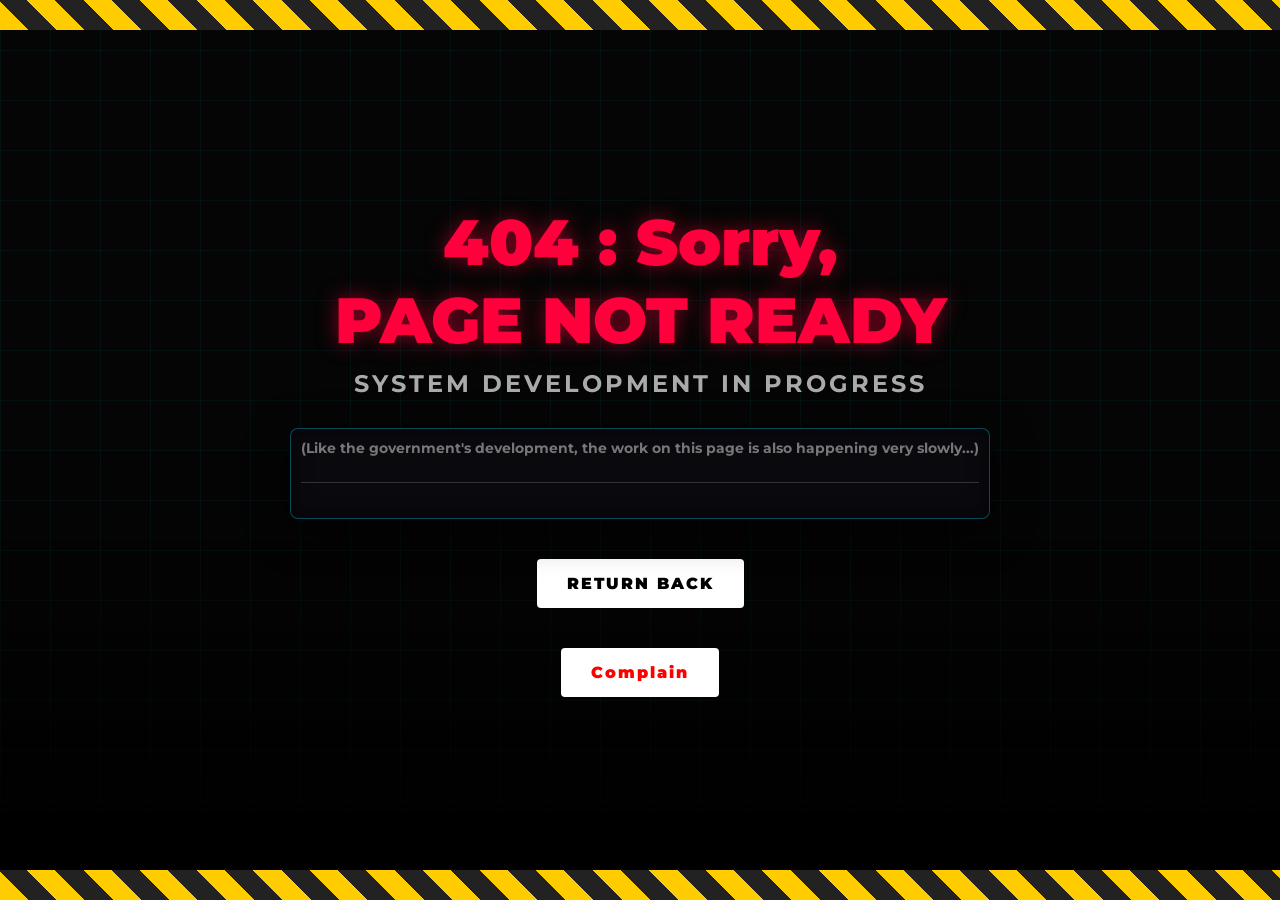
<file: under-construction.html>
<!DOCTYPE html>
<html lang="en">

<head>
    <meta charset="UTF-8">
    <meta name="viewport" content="width=device-width, initial-scale=1.0">
    <title>ArcadeX | Under Construction</title>
    <link rel="stylesheet" href="css/main.css">
    <link href="https://fonts.googleapis.com/css2?family=Montserrat:ital,wght@0,400;0,700;0,900;1,900&display=swap"
        rel="stylesheet">
    <style>
        .construction-container {
            display: flex;
            flex-direction: column;
            align-items: center;
            justify-content: center;
            min-height: 100vh;
            text-align: center;
            padding: 20px;
        }

        .hazard-tape {
            width: 100%;
            height: 30px;
            background: repeating-linear-gradient(45deg, #ffcc00, #ffcc00 20px, #222 20px, #222 40px);
            position: fixed;
            top: 0;
            left: 0;
            z-index: 100;
        }

        .hazard-tape.bottom {
            top: auto;
            bottom: 0;
        }

        .error-code {
            font-size: 4rem;
            font-weight: 900;
            color: var(--accent-alt);
            text-shadow: 0 0 20px rgba(255, 0, 60, 0.5);
            margin-bottom: 10px;
        }

        .joke-box {
            background: rgba(10, 10, 15, 0.95);
            border: 1px solid rgba(0, 229, 255, 0.3);
            padding: 10px;
            border-radius: 8px;
            max-width: 700px;
            margin-top: 30px;
            box-shadow: 0 10px 40px rgba(0, 0, 0, 0.8), inset 0 0 20px rgba(0, 0, 0, 0.5);
            backdrop-filter: blur(10px);
        }


        .english-translation {
            font-size: 0.9rem;
            color: #777;
            font-weight: 700;
        }

        .back-btn {
            display: inline-block;
            margin-top: 40px;
            padding: 15px 30px;
            background: var(--primary);
            color: #000;
            font-weight: 900;
            text-decoration: none;
            border-radius: 4px;
            transition: 0.3s;
            letter-spacing: 2px;
        }

        .back-btn:hover {
            background: var(--accent);
            box-shadow: 0 0 15px rgba(0, 229, 255, 0.5);
            transform: translateY(-2px);
        }
    </style>
</head>

<body>
    <div class="hazard-tape"></div>
    <div class="bg-grid"></div>

    <div class="construction-container">
        <h1 class="error-code">404 : Sorry, <br> PAGE NOT READY</h1>
        <h2 style="letter-spacing: 3px; color: #aaa;">SYSTEM DEVELOPMENT IN PROGRESS</h2>

        <div class="joke-box">
            <p class="english-translation">(Like the government's development, the work on this page is also happening
                very slowly...)</p>
            <hr style="border: 0; border-top: 1px solid #333; margin: 25px 0;">
        </div>

        <a href="index.html" class="back-btn">RETURN BACK</a>
        <a onclick="alert('404 ERROR PAGE NOT FOUND')" style="color: red;" href="under-construction.html"
            class="back-btn">Complain </a>
    </div>

    <div class="hazard-tape bottom"></div>
</body>

</html>
</file>
<file: css/main.css>
:root {
    --bg-dark: #050505;
    --primary: #ffffff;
    --accent: #00e5ff;
    --accent-alt: #ff003c;
    --text: #e0e0e0;
}

* {
    box-sizing: border-box;
    margin: 0;
    padding: 0;
    font-family: 'Montserrat', sans-serif;
}

body {
    background-color: var(--bg-dark);
    color: var(--text);
    min-height: 100vh;
    overflow-x: hidden;
    position: relative;
}

/* Background Effect */
.bg-grid {
    position: fixed;
    top: 0; left: 0; width: 100vw; height: 100vh;
    background-image: 
        linear-gradient(rgba(0, 229, 255, 0.05) 1px, transparent 1px),
        linear-gradient(90deg, rgba(0, 229, 255, 0.05) 1px, transparent 1px);
    background-size: 50px 50px;
    z-index: -1;
    pointer-events: none;
    perspective: 500px;
}
.bg-grid::after {
    content: '';
    position: absolute;
    bottom: 0; left: 0; width: 100%; height: 50%;
    background: linear-gradient(to top, rgba(0,0,0,1), transparent);
}

/* Navbar */
.navbar {
    display: flex;
    justify-content: space-between;
    align-items: center;
    padding: 20px 50px;
    background: rgba(10,10,15,0.9);
    border-bottom: 1px solid rgba(0,229,255,0.2);
    backdrop-filter: blur(10px);
}
.logo {
    font-size: 1.8rem;
    font-weight: 900;
    letter-spacing: 3px;
    color: var(--primary);
}
.highlight { color: var(--accent); text-shadow: 0 0 10px rgba(0, 229, 255, 0.5); }

.nav-links {
    list-style: none;
    display: flex;
    gap: 30px;
}
.nav-links a {
    text-decoration: none;
    color: #888;
    font-weight: 700;
    letter-spacing: 1px;
    transition: 0.3s;
}
.nav-links a:hover, .nav-links a.active {
    color: var(--primary);
}

/* Hero Section */
.hero {
    text-align: center;
    padding: 40px 20px 10px 20px;
}
.hero-title {
    font-size: 3rem;
    font-weight: 900;
    letter-spacing: 5px;
    text-shadow: 0 5px 15px rgba(0,0,0,0.8);
}
.hero-subtitle {
    margin-top: 15px;
    color: #aaa;
    font-size: 1.1rem;
    letter-spacing: 1px;
}

/* Games Grid */
.games-container {
    display: flex;
    flex-wrap: wrap;
    justify-content: center;
    gap: 40px;
    padding: 20px 50px 100px;
    max-width: 1200px;
    margin: 0 auto;
}

/* Game Card */
.game-card {
    background: linear-gradient(135deg, rgba(20,20,25,0.9) 0%, rgba(10,10,10,0.95) 100%);
    width: 350px;
    border-radius: 12px;
    overflow: hidden;
    border: 1px solid rgba(255,255,255,0.1);
    transition: 0.3s;
    box-shadow: 0 10px 30px rgba(0,0,0,0.8);
    display: flex;
    flex-direction: column;
}
.game-card:hover {
    transform: translateY(-10px);
    border-color: rgba(0, 229, 255, 0.5);
    box-shadow: 0 20px 40px rgba(0, 229, 255, 0.15);
}

.card-image {
    height: 180px;
    background-color: #111;
    position: relative;
    overflow: hidden;
}
.flappy-bg {
    background: radial-gradient(circle at center, #004d40, #000);
}
.flappy-bg::after {
    content: '■';
    color: white;
    font-size: 50px;
    position: absolute;
    top: 50%; left: 50%; transform: translate(-50%, -50%);
    text-shadow: 0 0 20px var(--accent-alt);
}
.tic-bg {
    background: radial-gradient(circle at center, #31004a, #000);
}
.tic-bg::after {
    content: 'X O';
    color: white;
    font-size: 40px;
    font-weight: 900;
    position: absolute;
    top: 50%; left: 50%; transform: translate(-50%, -50%);
    letter-spacing: 10px;
    text-shadow: 0 0 20px var(--accent);
}
.pong-bg {
    background: radial-gradient(circle at center, #001f4d, #000);
}
.pong-bg::after {
    content: '| • |';
    color: white;
    font-size: 50px;
    font-weight: 900;
    position: absolute;
    top: 50%; left: 50%; transform: translate(-50%, -50%);
    text-shadow: 0 0 20px #00e5ff;
}

.snake-bg {
    background: radial-gradient(circle at center, #002b00, #000);
}
.snake-bg::after {
    content: '⬜⬜⬜';
    font-size: 30px;
    position: absolute;
    top: 50%; left: 50%; transform: translate(-50%, -50%);
    filter: drop-shadow(0 0 8px #00ff66);
}
.space-bg {
    background: radial-gradient(circle at center, #0a0020, #000);
}
.space-bg::after {
    content: '🚀';
    font-size: 60px;
    position: absolute;
    top: 50%; left: 50%; transform: translate(-50%, -55%);
    filter: drop-shadow(0 0 15px #aa00ff);
}
.memory-bg {
    background: radial-gradient(circle at center, #1a1000, #000);
}
.memory-bg::after {
    content: '🃏';
    font-size: 60px;
    position: absolute;
    top: 50%; left: 50%; transform: translate(-50%, -55%);
    filter: drop-shadow(0 0 12px #ffcc00);
}

/* Locked cards */ 
.locked-card {
    opacity: 0.55;
    filter: grayscale(20%);
    pointer-events: auto;
}
.locked-card:hover {
    border-color: rgba(255,255,255,0.15) !important;
    box-shadow: 0 10px 30px rgba(0,0,0,0.8) !important;
    transform: translateY(-4px) !important;
}
.locked-badge {
    background: rgba(50,50,50,0.9) !important;
    color: #666 !important;
}
.locked-btn {
    border-color: #444 !important;
    color: #666 !important;
    cursor: default !important;
}
.locked-btn:hover {
    background: transparent !important;
    color: #666 !important;
    box-shadow: none !important;
}

.card-content {
    padding: 25px;
    display: flex;
    flex-direction: column;
    flex-grow: 1;
}

.card-header {
    display: flex;
    justify-content: space-between;
    align-items: center;
    margin-bottom: 15px;
}
.card-header h2 {
    font-size: 1.4rem;
    font-weight: 900;
}
.difficulty {
    font-size: 0.7rem;
    font-weight: 900;
    padding: 4px 8px;
    border-radius: 4px;
    letter-spacing: 1px;
}
.difficulty.hard { background: rgba(255,0,60,0.2); color: var(--accent-alt); }
.difficulty.medium { background: rgba(0,229,255,0.2); color: var(--accent); }

.card-desc {
    color: #999;
    font-size: 0.9rem;
    line-height: 1.5;
    margin-bottom: 25px;
    flex-grow: 1;
}

.play-btn {
    display: block;
    text-align: center;
    text-decoration: none;
    background: transparent;
    color: var(--accent);
    border: 1px solid var(--accent);
    padding: 12px;
    font-weight: 900;
    letter-spacing: 2px;
    border-radius: 4px;
    transition: 0.2s;
}
.play-btn:hover {
    background: var(--accent);
    color: #000;
    box-shadow: 0 0 15px rgba(0,229,255,0.4);
} 
 /* choose a game  */
.choose{
height: 2.6rem;
width: 50%;
display: flex;
align-items: center;
justify-self: center;
gap: 6rem;
font-size: 19px;
font-weight: 500;
}

.choice{
    height: 70%;
    width: 30%;
    display: flex;
    align-items: center;
    justify-content: center;
    border-radius: 10px;
cursor:pointer;

}
.choice2{
    color: rgb(171, 2, 2);
}

/* Arcade hub controls and catalogue polish */
.eyebrow {
    color: var(--accent);
    font-size: .7rem;
    font-weight: 900;
    letter-spacing: 2px;
}
.hero { padding: 58px 20px 28px; }
.hero-title { line-height: 1.05; }
.hero-subtitle { max-width: 620px; margin: 18px auto 0; line-height: 1.6; }
.arcade-tools, .catalogue { max-width: 1200px; margin: 0 auto; padding-left: 28px; padding-right: 28px; }
.arcade-tools { padding-bottom: 24px; }
.search-wrap { display: flex; align-items: center; gap: 12px; padding: 14px 16px; border: 1px solid rgba(0,229,255,.25); background: rgba(10,10,15,.85); border-radius: 6px; }
.search-icon { color: var(--accent); font-size: 1.5rem; transform: rotate(-45deg); }
.search-wrap input { flex: 1; min-width: 0; border: 0; outline: 0; background: transparent; color: var(--primary); font-size: .95rem; }
.search-wrap input::placeholder { color: #71717a; }
kbd { color: #777; border: 1px solid #333; padding: 3px 7px; font-size: .65rem; letter-spacing: 1px; }
.filter-row { display: flex; flex-wrap: wrap; gap: 8px; margin-top: 14px; }
.filter-btn { border: 1px solid #30343b; background: rgba(12,12,16,.8); color: #9297a0; padding: 10px 14px; border-radius: 4px; cursor: pointer; font-size: .7rem; font-weight: 900; letter-spacing: 1px; }
.filter-btn:hover, .filter-btn.active { color: #000; background: var(--accent); border-color: var(--accent); }
.catalogue-heading { display: flex; align-items: end; justify-content: space-between; gap: 20px; margin: 12px 0 20px; }
.catalogue-heading h2 { margin-top: 6px; font-size: 1.7rem; }
.result-count { color: #777; font-size: .8rem; }
.games-container { padding: 0 0 100px; }
.save-btn { border: 0; background: transparent; color: #6d7480; cursor: pointer; font-size: 1.5rem; line-height: 1; }
.save-btn:hover, .save-btn.saved { color: #ffcc00; }
.game-tag { display: inline-block; align-self: flex-start; margin-bottom: 12px; padding: 4px 7px; border-radius: 3px; font-size: .62rem; font-weight: 900; letter-spacing: 1px; }
.solo-tag { color: var(--accent); background: rgba(0,229,255,.12); }
.versus-tag { color: #ff6688; background: rgba(255,0,60,.12); }
.connect-bg { background: radial-gradient(circle at center, #493100, #000); }
.connect-bg::after { content: '● ● ●'; color: #ffcc00; letter-spacing: 7px; font-size: 31px; position: absolute; top: 50%; left: 50%; transform: translate(-50%, -50%); text-shadow: 0 0 16px #ffcc00; }
.battle-bg { background: radial-gradient(circle at center, #36002d, #000); }
.battle-bg::after { content: 'GO!'; color: #fff; font-size: 54px; font-weight: 900; position: absolute; top: 50%; left: 50%; transform: translate(-50%, -50%); text-shadow: 0 0 20px #ff00bb; }
.balloon-bg { background: radial-gradient(circle at center, #451039, #000); }
.balloon-bg::after { content: '🎈 💣'; font-size: 48px; position: absolute; top: 50%; left: 50%; transform: translate(-50%, -50%); filter: drop-shadow(0 0 14px #ff2f78); }
.game-card[hidden] { display: none; }
@media (max-width: 700px) {
    .navbar { padding: 18px 22px; }
    .nav-links { gap: 12px; }
    .nav-links a { font-size: .65rem; }
    .hero-title { font-size: 2.2rem; }
    .arcade-tools, .catalogue { padding-left: 18px; padding-right: 18px; }
    .catalogue-heading { align-items: start; flex-direction: column; gap: 8px; }
    .search-wrap kbd { display: none; }
}

/* Featured landing experience */
.hero { max-width: 1200px; min-height: 470px; margin: 0 auto; padding: 72px 28px 46px; display: grid; grid-template-columns: 1fr .9fr; align-items: center; gap: 55px; text-align: left; }
.hero-copy { position: relative; z-index: 1; }
.hero-title { margin-top: 16px; font-size: clamp(2.8rem, 6vw, 5.5rem); letter-spacing: 2px; }
.hero-subtitle { margin: 22px 0 30px; max-width: 520px; font-size: .98rem; }
.hero-cta, .scene-play { display: inline-flex; align-items: center; justify-content: space-between; gap: 22px; color: #050505; background: var(--accent); padding: 14px 17px; text-decoration: none; font-size: .72rem; font-weight: 900; letter-spacing: 1px; box-shadow: 8px 8px 0 rgba(255,0,60,.45); }
.hero-cta span, .scene-play span { font-size: 1.1rem; }
.hero-cta:hover, .scene-play:hover { background: #fff; transform: translate(2px, -2px); }
.hero-scene { min-height: 340px; overflow: hidden; position: relative; border: 1px solid rgba(0,229,255,.35); background: radial-gradient(circle at 50% 55%, rgba(0,229,255,.2), transparent 22%), linear-gradient(145deg, #131e32, #08090d 70%); box-shadow: 18px 18px 0 rgba(0,229,255,.1), inset 0 0 55px rgba(0,0,0,.7); }
.hero-scene::before { content: ''; position: absolute; inset: 0; background: linear-gradient(115deg, transparent 45%, rgba(255,255,255,.08) 46%, transparent 47%), repeating-linear-gradient(0deg, transparent 0 26px, rgba(0,229,255,.08) 27px); transform: perspective(300px) rotateX(55deg) translateY(100px) scale(1.5); }
.scene-scan { position: absolute; inset: 0; background: linear-gradient(90deg, transparent, rgba(0,229,255,.12), transparent); animation: scan 4s linear infinite; }
.scene-label, .scene-score { position: absolute; z-index: 1; font-size: .62rem; letter-spacing: 2px; color: #9aa6ba; }
.scene-label { top: 18px; left: 20px; color: var(--accent); }
.scene-score { right: 20px; bottom: 18px; text-align: right; }
.scene-score strong { display: block; margin-top: 5px; color: #fff; font-size: 1.1rem; }
.scene-ship, .scene-enemy { position: absolute; z-index: 1; font-size: 3.4rem; text-shadow: 0 0 22px currentColor; animation: float 2.7s ease-in-out infinite; }
.scene-ship { color: var(--accent); left: 44%; bottom: 92px; transform: rotate(45deg); }
.scene-enemy { color: var(--accent-alt); font-size: 2rem; }
.enemy-one { top: 90px; left: 25%; animation-delay: -.8s; }.enemy-two { top: 125px; right: 24%; animation-delay: -1.4s; }
.scene-play { position: absolute; z-index: 2; bottom: 16px; left: 20px; background: #fff; box-shadow: none; padding: 11px 13px; }
.arcade-pulse { max-width: 1144px; margin: 0 auto 42px; padding: 17px 24px; display: flex; justify-content: space-between; border-top: 1px solid #282f39; border-bottom: 1px solid #282f39; color: #8d96a4; font-size: .68rem; letter-spacing: 1px; }
.arcade-pulse strong { color: var(--accent); font-size: 1.05rem; margin-right: 6px; }
.featured-card { border-color: rgba(255,0,60,.35); }
@keyframes scan { from { transform: translateX(-100%); } to { transform: translateX(100%); } }
@keyframes float { 0%, 100% { translate: 0 0; } 50% { translate: 0 -12px; } }
@media (max-width: 700px) {
    .hero { min-height: 0; padding: 48px 18px 30px; display: block; }
    .hero-scene { min-height: 280px; margin-top: 42px; }
    .arcade-pulse { margin: 0 18px 30px; padding: 14px 0; gap: 12px; flex-wrap: wrap; }
    .arcade-pulse span { flex: 1 1 42%; }
}
</file>
<file: games/balloon-blitz/style.css>
@import url('https://fonts.googleapis.com/css2?family=Space+Mono:wght@400;700&display=swap');
:root{--cyan:#00e5ff;--pink:#ff2f78;--yellow:#ffe16b}*{box-sizing:border-box}body{margin:0;min-height:100vh;color:#f6f7fb;background:radial-gradient(circle at 50% 0,#32142f,#08080f 60%);font-family:'Space Mono',monospace}.game-shell{width:min(1060px,100%);margin:auto;padding:24px 18px 40px}.topbar{display:flex;justify-content:space-between;color:#778296;font-size:.65rem;letter-spacing:1px}.topbar a{color:#a7afbe;text-decoration:none}.topbar a:hover{color:#fff}header{display:flex;justify-content:space-between;align-items:end;padding:34px 3px 22px}.eyebrow{color:var(--cyan);font-size:.65rem;letter-spacing:2px;margin:0 0 10px}h1{font-size:clamp(2.6rem,8vw,5.8rem);line-height:.9;margin:0;letter-spacing:-2px}h1 span{color:var(--pink)}.intro{color:#a8afbd;font-size:.75rem}.hud{display:flex;gap:18px;text-align:right}.hud div{display:grid;gap:5px}.hud small{color:#8894a6;font-size:.55rem}.hud strong{font-size:1.1rem;color:#fff}.hud div:nth-child(2) strong{color:var(--yellow)}.hud div:nth-child(3) strong{color:var(--pink);letter-spacing:2px}.game-frame{position:relative;border:1px solid #49334c;background:#0b0710;box-shadow:0 20px 60px #0008}.game-frame canvas{display:block;width:100%;height:auto;aspect-ratio:16/8;background:linear-gradient(#17132d,#07070c)}.overlay{position:absolute;inset:0;display:grid;place-content:center;justify-items:center;text-align:center;padding:30px;background:rgba(8,6,14,.78);backdrop-filter:blur(4px)}.overlay.hidden{display:none}.overlay h2{font-size:clamp(1.4rem,4vw,2.5rem);margin:0 0 13px}.overlay p:not(.eyebrow){max-width:470px;color:#aab5c5;font-size:.75rem;line-height:1.7}.overlay button{margin-top:12px;border:0;background:var(--cyan);color:#001014;padding:14px 22px;font:inherit;font-weight:700;letter-spacing:1px;cursor:pointer}.overlay button:hover{background:#fff}.control-strip{display:flex;justify-content:center;gap:28px;padding:13px 10px;border:1px solid #34253b;border-top:0;background:#130d19;color:#7d8b9e;font-size:.6rem;letter-spacing:1px}.control-strip b{color:var(--cyan)}.mobile-controls{display:flex;gap:8px;justify-content:center;margin-top:12px}.mobile-controls button{border:1px solid #49334c;background:#171022;color:#dce9f7;padding:12px 36px;font:inherit;font-weight:700;cursor:pointer}.mobile-controls button:hover{background:#2a1834}@media(min-width:700px){.mobile-controls{display:none}}@media(max-width:600px){header{align-items:start;flex-direction:column;gap:20px}.hud{width:100%;justify-content:space-between;text-align:left}.topbar span{display:none}.game-frame canvas{aspect-ratio:1/1.15}.overlay p:not(.eyebrow){font-size:.68rem}.control-strip{gap:10px;justify-content:space-between;font-size:.48rem}.mobile-controls button{flex:1}}
</file>
<file: games/battle-tap/style.css>
@import url('https://fonts.googleapis.com/css2?family=Space+Mono:wght@400;700&display=swap');
:root{--cyan:#00e5ff;--pink:#ff2f78;--yellow:#ffe16b}*{box-sizing:border-box}body{margin:0;min-height:100vh;color:#f6f7fb;background:radial-gradient(circle at 50% 0,#182844,#07080d 58%);font-family:'Space Mono',monospace}.game-shell{width:min(1060px,100%);margin:auto;padding:24px 18px 40px}.topbar{display:flex;justify-content:space-between;color:#778296;font-size:.65rem;letter-spacing:1px}.back-link{color:#9ba9ba;text-decoration:none}.back-link:hover{color:#fff}header{display:flex;justify-content:space-between;align-items:end;padding:35px 3px 22px}.eyebrow{color:var(--cyan);font-size:.65rem;letter-spacing:2px;margin:0 0 10px}h1{font-size:clamp(2.6rem,8vw,5.8rem);line-height:.9;margin:0;letter-spacing:-2px}h1 span{color:var(--pink)}.hud{display:grid;grid-template-columns:repeat(3,auto);align-items:end;gap:7px 14px;text-align:right}.hud small{color:#8894a6;font-size:.55rem}.hud strong{font-size:1.3rem;color:#fff}.hud small:nth-of-type(2){margin-left:12px}.hud b{color:var(--yellow)}.lives{grid-column:1/-1;color:var(--pink);letter-spacing:4px;font-size:.8rem}.game-frame{position:relative;border:1px solid #304257;background:#05070b;box-shadow:0 20px 60px #0008}.game-frame canvas{display:block;width:100%;height:auto;aspect-ratio:16/8;background:linear-gradient(#09101b,#040509)}.overlay{position:absolute;inset:0;display:grid;place-content:center;justify-items:center;text-align:center;padding:30px;background:rgba(4,6,11,.78);backdrop-filter:blur(4px)}.overlay.hidden{display:none}.overlay h2{font-size:clamp(1.4rem,4vw,2.5rem);margin:0 0 13px}.overlay p:not(.eyebrow){max-width:460px;color:#aab5c5;font-size:.75rem;line-height:1.7}.overlay button{margin-top:12px;border:0;background:var(--cyan);color:#001014;padding:14px 22px;font:inherit;font-weight:700;letter-spacing:1px;cursor:pointer}.overlay button:hover{background:#fff}.control-strip{display:flex;justify-content:center;gap:28px;padding:13px 10px;border:1px solid #202f41;border-top:0;background:#0c131e;color:#7d8b9e;font-size:.6rem;letter-spacing:1px}.control-strip b{color:var(--cyan);font-weight:700}.mobile-controls{display:flex;gap:8px;justify-content:center;margin-top:12px}.mobile-controls button{border:1px solid #34475d;background:#111b2a;color:#dce9f7;padding:12px 24px;font:inherit;font-weight:700;cursor:pointer}.mobile-controls button:nth-child(2){color:var(--cyan);border-color:var(--cyan)}.mobile-controls button:hover{background:#20334c}@media(min-width:700px){.mobile-controls{display:none}}@media(max-width:600px){header{align-items:start;flex-direction:column;gap:20px}.hud{width:100%;text-align:left}.topbar span{display:none}.game-frame canvas{aspect-ratio:1/1.15}.overlay p:not(.eyebrow){font-size:.68rem}.control-strip{gap:12px;justify-content:space-between;font-size:.52rem}}
</file>
<file: games/connect-four/style.css>
@import url('https://fonts.googleapis.com/css2?family=Space+Mono:wght@400;700&display=swap');
:root{--bg:#08090c;--panel:#12151b;--cyan:#00e5ff;--red:#ff3e67;--yellow:#ffcc00}*{box-sizing:border-box}body{margin:0;min-height:100vh;background:radial-gradient(circle at 50% 10%,#17222d,#08090c 55%);color:#f5f7fb;font-family:'Space Mono',monospace}.game-shell{width:min(720px,100%);margin:auto;padding:28px 18px 45px;text-align:center}.back-link{color:#8993a3;text-decoration:none;font-size:.75rem;letter-spacing:1px}.eyebrow{color:var(--cyan);font-size:.7rem;letter-spacing:2px;margin:30px 0 10px}h1{font-size:clamp(2.3rem,8vw,4.5rem);line-height:1;margin:0}h1 span{color:var(--yellow)}header p:last-child{color:#9aa2ae;font-size:.85rem}.scorebar{display:flex;justify-content:space-between;align-items:center;margin:24px auto 16px;padding:14px 18px;background:rgba(18,21,27,.9);border:1px solid #29313c;border-radius:6px}.scorebar div:not(.turn){display:grid;gap:5px}.scorebar small{color:#a5adba;font-size:.6rem}.scorebar strong{font-size:1.6rem}.scorebar div:first-child strong{color:var(--red)}.scorebar div:last-child strong{color:var(--yellow)}.turn{color:var(--cyan);font-size:.7rem}.setup{display:flex;gap:8px;margin-bottom:16px}.setup input{min-width:0;flex:1;padding:12px;background:#0e1116;border:1px solid #303946;color:#fff;font:inherit;font-size:.7rem}.setup button,.secondary{padding:12px 16px;border:1px solid var(--cyan);background:var(--cyan);color:#001014;font:inherit;font-weight:700;font-size:.7rem;cursor:pointer}.board{display:grid;grid-template-columns:repeat(7,1fr);gap:8px;padding:12px;background:#15202c;border:2px solid #34495d;border-radius:10px;box-shadow:0 16px 40px #0008}.slot{aspect-ratio:1;border-radius:50%;background:#06080b;border:1px solid #26313c;cursor:pointer;transition:transform .12s}.slot:hover{transform:scale(.92)}.slot.red{background:var(--red);box-shadow:0 0 14px #ff3e6788}.slot.yellow{background:var(--yellow);box-shadow:0 0 14px #ffcc0088}.secondary{margin-top:16px;background:transparent;color:var(--cyan)}@media(max-width:500px){.board{gap:4px;padding:7px}.scorebar{padding:10px 8px}.turn{font-size:.58rem}.setup{flex-wrap:wrap}.setup button{width:100%}}
</file>
<file: games/flappy/style.css>
:root {
    --bg-dark: #050505;
    --bg-panel: #111111;
    --primary: #ffffff;
    --accent: #00e5ff; /* Changed primary accent to cyan for a sleeker look */
    --accent-hover: #00b8cc;
    --danger: #ff003c;
    --text: #e0e0e0;
    --canvas-bg: #000000;
}

* {
    box-sizing: border-box;
    margin: 0;
    padding: 0;
    font-family: 'Montserrat', sans-serif;
    user-select: none;
}

body {
    background-color: var(--bg-dark);
    color: var(--text);
    display: flex;
    justify-content: center;
    align-items: center;
    min-height: 100vh;
    overflow: hidden;
    background-image: radial-gradient(circle at 50% 50%, #1a1a1a 0%, #000 100%);
}

.game-container {
    position: relative;
    width: 400px;
    height: 650px;
    background-color: var(--canvas-bg);
    border: 2px solid #222;
    border-radius: 8px;
    box-shadow: 0 20px 50px rgba(0,0,0,0.8), 0 0 0 1px rgba(0, 229, 255, 0.1);
    overflow: hidden;
}

/* TOP BAR & SIDEBAR */
.top-bar {
    position: absolute;
    top: 10px;
    left: 0;
    width: 100%;
    padding: 0 15px;
    display: flex;
    justify-content: space-between;
    align-items: center;
    z-index: 50;
    pointer-events: auto;
}

.back-hub-btn {
    color: #aaa;
    text-decoration: none;
    font-weight: 900;
    font-size: 0.8rem;
    letter-spacing: 2px;
    padding: 8px 12px;
    border: 1px solid #333;
    border-radius: 4px;
    background: rgba(0,0,0,0.5);
    transition: 0.3s;
}
.back-hub-btn:hover {
    color: var(--primary);
    border-color: var(--accent);
    background: rgba(0, 229, 255, 0.1);
}

.menu-icon {
    display: flex;
    flex-direction: column;
    gap: 5px;
    cursor: pointer;
    padding: 5px;
}
.menu-icon span {
    display: block;
    width: 24px;
    height: 2px;
    background-color: #aaa;
    transition: 0.2s;
}
.menu-icon:hover span { background-color: var(--accent); }

.settings-icon {
    cursor: pointer;
    color: #aaa;
    font-size: 1.4rem;
    transition: 0.3s ease;
}
.settings-icon:hover { color: var(--accent); transform: rotate(90deg); }

.sidebar {
    position: absolute;
    top: 0;
    left: -250px;
    width: 250px;
    height: 100%;
    background: rgba(10, 10, 15, 0.98);
    border-right: 1px solid #333;
    z-index: 100;
    transition: left 0.3s cubic-bezier(0.4, 0, 0.2, 1);
    display: flex;
    flex-direction: column;
    pointer-events: auto;
    box-shadow: 20px 0 50px rgba(0,0,0,0.8);
}
.sidebar.open { left: 0; }

.sidebar-header {
    padding: 25px 20px;
    font-size: 1.2rem;
    font-weight: 900;
    color: var(--accent);
    border-bottom: 1px solid #222;
    letter-spacing: 2px;
}

.sidebar-list {
    list-style: none;
    padding: 20px 0;
}
.sidebar-list li {
    padding: 15px 20px;
    cursor: pointer;
    font-weight: 700;
    color: #aaa;
    transition: 0.2s;
    border-left: 3px solid transparent;
}
.sidebar-list li:hover, .sidebar-list li.active {
    background: #1a1a24;
    color: var(--primary);
    border-left: 3px solid var(--accent);
}
.sidebar-list li.exit-btn {
    margin-top: 20px;
    color: var(--danger);
}
.sidebar-list li.exit-btn:hover {
    border-left-color: var(--danger);
    background: rgba(255,0,60,0.1);
}

/* MODALS */
.modal {
    position: absolute;
    top: 0; left: 0; width: 100%; height: 100%;
    background: rgba(0,0,0,0.85);
    display: flex;
    justify-content: center;
    align-items: center;
    z-index: 100;
    opacity: 0;
    pointer-events: none;
    transition: 0.3s;
    backdrop-filter: blur(5px);
}
.modal.open {
    opacity: 1;
    pointer-events: auto;
}
.modal-content {
    background: linear-gradient(145deg, #111, #0a0a0a);
    padding: 30px;
    border: 1px solid #333;
    border-radius: 8px;
    width: 85%;
    display: flex;
    flex-direction: column;
    gap: 25px;
    box-shadow: 0 10px 40px rgba(0, 229, 255, 0.15);
}
.modal-content h2 { color: var(--accent); font-size: 1.3rem; letter-spacing: 2px;}
.setting-row {
    display: flex;
    justify-content: space-between;
    align-items: center;
    color: #ddd;
    font-weight: 700;
    font-size: 0.9rem;
}
.styled-select {
    background: #000;
    color: var(--accent);
    border: 1px solid #333;
    padding: 8px;
    border-radius: 4px;
    font-weight: bold;
    outline: none;
    cursor: pointer;
}
.styled-select:focus { border-color: var(--accent); }

/* SWITCH TOGGLE */
.switch { position: relative; display: inline-block; width: 44px; height: 24px; }
.switch input { opacity: 0; width: 0; height: 0; }
.slider {
    position: absolute; cursor: pointer; top: 0; left: 0; right: 0; bottom: 0;
    background-color: #333; transition: .4s; border-radius: 24px;
}
.slider:before {
    position: absolute; content: ""; height: 16px; width: 16px; left: 4px; bottom: 4px;
    background-color: white; transition: .4s; border-radius: 50%;
}
input:checked + .slider { background-color: var(--accent); }
input:checked + .slider:before { transform: translateX(20px); }

/* GAME UI */
#game-canvas { display: block; width: 100%; height: 100%; }
#ui-layer {
    position: absolute; top: 0; left: 0; width: 100%; height: 100%;
    pointer-events: none; display: flex; flex-direction: column; align-items: center; z-index: 10;
}
#title {
    margin-top: 50px; font-size: 3.2rem; font-weight: 900; font-style: italic;
    color: var(--primary); letter-spacing: 4px; text-transform: uppercase; transition: opacity 0.5s;
    text-shadow: 0 5px 15px rgba(0,0,0,0.8);
}
#title .highlight { color: var(--accent); text-shadow: 0 0 20px rgba(0, 229, 255, 0.5); }

.score-board {
    display: flex; justify-content: space-between; width: 85%; margin-top: 15px;
}
.score-box {
    display: flex; flex-direction: column; background: rgba(10, 10, 15, 0.85);
    border: 1px solid #333; padding: 10px 15px; min-width: 90px; text-align: center; 
    backdrop-filter: blur(8px); border-radius: 6px; box-shadow: 0 4px 15px rgba(0,0,0,0.5);
}
.score-box .label { font-size: 0.65rem; font-weight: 700; color: #888; letter-spacing: 1px; }
.score-box .value { font-size: 1.5rem; font-weight: 900; color: var(--primary); transition: transform 0.1s; display: inline-block; }

.screen {
    position: absolute; top: 50%; left: 50%; transform: translate(-50%, -50%);
    background: transparent; text-align: center; display: none; flex-direction: column; gap: 20px; 
    pointer-events: auto; width: 85%;
}
.screen.active { display: flex; }

/* Modern Panel styling for Start and Game Over */
.modern-panel {
    background: linear-gradient(135deg, rgba(15,15,20,0.95) 0%, rgba(5,5,5,0.98) 100%);
    border: 1px solid rgba(0, 229, 255, 0.2);
    box-shadow: 0 0 40px rgba(0, 0, 0, 0.9), inset 0 0 20px rgba(0,0,0,0.5);
    border-radius: 12px;
    padding: 35px 25px;
    backdrop-filter: blur(10px);
}

#ready-screen { background: transparent; border: none; box-shadow: none; pointer-events: none; }
.pulse-text {
    font-size: 2rem; font-weight: 900; color: var(--primary);
    animation: pulse 1s infinite alternate; text-shadow: 0 0 15px rgba(255,255,255,0.5);
    letter-spacing: 2px;
}
@keyframes pulse { from { opacity: 1; transform: scale(1); } to { opacity: 0.4; transform: scale(0.95); } }

/* INPUT & MODES */
.subtitle { color: #aaa; font-size: 0.8rem; font-weight: 700; letter-spacing: 1px; margin-bottom: 5px; }

.input-group input {
    width: 100%; padding: 15px; background: rgba(0,0,0,0.5); border: 1px solid #444; color: var(--accent);
    font-weight: 900; text-align: center; font-size: 1.1rem; outline: none; transition: 0.2s;
    letter-spacing: 2px; pointer-events: auto; border-radius: 6px; text-transform: uppercase;
}
.input-group input:focus { border-color: var(--accent); box-shadow: 0 0 15px rgba(0, 229, 255, 0.2); }
.input-group input::placeholder { color: #555; font-weight: 700; }

.mode-selector {
    display: grid; grid-template-columns: 1fr 1fr; gap: 12px; margin-top: 5px;
}
.mode-selector button:first-child { grid-column: span 2; background: rgba(0, 255, 102, 0.1); border-color: #00ff66; color: #00ff66; }
.mode-selector button:first-child.active { background: #00ff66; color: #000; }

.mode-btn {
    background: #111; border: 1px solid #333; color: #888; padding: 12px;
    font-size: 0.75rem; font-weight: 700; letter-spacing: 1px; cursor: pointer;
    transition: all 0.2s; text-transform: uppercase; border-radius: 4px;
}
.mode-btn:hover { border-color: #555; color: #aaa; }
.mode-btn.active { background: var(--primary); color: #000; border-color: var(--primary); }

.action-btn {
    background: var(--accent); border: none; color: #000; padding: 18px 30px;
    font-size: 1.2rem; font-weight: 900; letter-spacing: 2px; cursor: pointer;
    transition: all 0.2s; text-transform: uppercase; border-radius: 6px;
    margin-top: 10px;
}
.action-btn.small { padding: 12px; font-size: 1rem; margin-top: 0;}
.glow-btn:hover { background: var(--accent-hover); box-shadow: 0 0 25px rgba(0, 229, 255, 0.5); transform: translateY(-2px); }
.glow-btn:active { transform: scale(0.96); box-shadow: 0 0 10px rgba(0, 229, 255, 0.3); }

.game-over-title { font-size: 1.8rem; font-weight: 900; color: var(--danger); text-shadow: 0 0 10px rgba(255,0,60,0.4); }
.joke-container { min-height: 80px; display: flex; flex-direction: column; justify-content: center; gap: 8px; }
.name-joke { font-size: 1rem; font-weight: 700; color: var(--primary); }
.funny-quote { font-size: 0.85rem; font-style: italic; color: #888; line-height: 1.4; }
.final-stats { background: rgba(0,0,0,0.5); border: 1px solid #333; padding: 15px; font-size: 1.2rem; font-weight: 700; border-radius: 6px; color: var(--accent); }

/* King Banner */
.king-banner {
    background: linear-gradient(135deg, rgba(255, 204, 0, 0.15), rgba(255, 153, 0, 0.1));
    border: 1px solid rgba(255, 204, 0, 0.5);
    color: #ffcc00;
    font-size: 0.95rem;
    font-weight: 900;
    letter-spacing: 1px;
    padding: 10px 15px;
    border-radius: 6px;
    text-align: center;
    text-shadow: 0 0 10px rgba(255, 204, 0, 0.4);
    animation: kingGlow 1.5s ease-in-out infinite alternate;
}
@keyframes kingGlow {
    from { box-shadow: 0 0 5px rgba(255,204,0,0.2); }
    to   { box-shadow: 0 0 20px rgba(255,204,0,0.5); }
}
</file>
<file: games/memory/style.css>
:root {
    --bg-dark: #050505;
    --primary: #ffffff;
    --accent: #00e5ff;
    --accent-gold: #ffcc00;
    --accent-match: #00ff88;
    --accent-o: #ff003c;
    --text: #e0e0e0;
}

* { box-sizing: border-box; margin: 0; padding: 0; font-family: 'Montserrat', sans-serif; user-select: none; }

body {
    background-color: var(--bg-dark);
    color: var(--text);
    display: flex; justify-content: center; align-items: center;
    min-height: 100vh; overflow: hidden;
    background-image: radial-gradient(circle at 50% 50%, #1a1a1a 0%, #000 100%);
}

.game-wrapper {
    position: relative;
    width: 500px;
    min-height: 620px;
    background-color: #000;
    border: 2px solid #222;
    border-radius: 8px;
    box-shadow: 0 20px 50px rgba(0,0,0,0.8), 0 0 0 1px rgba(0,229,255,0.1);
    display: flex; flex-direction: column;
    overflow: hidden;
}

/* TOP BAR */
.top-bar {
    display: flex; justify-content: space-between; align-items: center;
    padding: 12px 15px; border-bottom: 1px solid #1a1a1a; z-index: 20;
    background: rgba(0,0,0,0.9);
}
.back-hub-btn {
    color: #aaa; text-decoration: none; font-weight: 900; font-size: 0.75rem;
    letter-spacing: 2px; padding: 6px 10px; border: 1px solid #333;
    border-radius: 4px; background: rgba(0,0,0,0.5); transition: 0.3s;
}
.back-hub-btn:hover { color: var(--primary); border-color: var(--accent); background: rgba(0,229,255,0.1); }
#title {
    font-size: 1.6rem; font-weight: 900; font-style: italic;
    color: var(--primary); letter-spacing: 3px;
}
#title .highlight { color: var(--accent-gold); text-shadow: 0 0 15px rgba(255,204,0,0.5); }

/* STATS BAR */
.stats-bar {
    display: flex; justify-content: space-around;
    padding: 10px 15px; border-bottom: 1px solid #1a1a1a;
    background: rgba(5,5,5,0.9); z-index: 20;
}
.stat-box { display: flex; flex-direction: column; align-items: center; gap: 2px; }
.stat-box .label { font-size: 0.6rem; font-weight: 700; color: #888; letter-spacing: 1px; }
.stat-box .value { font-size: 1.2rem; font-weight: 900; color: var(--primary); }

/* BOARD */
.board-container {
    flex-grow: 1; display: flex; justify-content: center; align-items: center;
    padding: 15px; z-index: 15;
}

.card-grid {
    display: grid;
    gap: 10px;
    width: 100%;
}
.card-grid.cols-4 { grid-template-columns: repeat(4, 1fr); }
.card-grid.cols-6 { grid-template-columns: repeat(6, 1fr); }

/* INDIVIDUAL CARD */
.card {
    aspect-ratio: 1;
    perspective: 600px;
    cursor: pointer;
}
.card-inner {
    width: 100%; height: 100%;
    position: relative;
    transform-style: preserve-3d;
    transition: transform 0.45s cubic-bezier(0.4, 0, 0.2, 1);
    border-radius: 8px;
}
.card.flipped .card-inner { transform: rotateY(180deg); }
.card.matched .card-inner { transform: rotateY(180deg); }

.card-front, .card-back {
    position: absolute; width: 100%; height: 100%;
    backface-visibility: hidden; border-radius: 8px;
    display: flex; justify-content: center; align-items: center;
}
.card-back {
    background: linear-gradient(135deg, #111 0%, #0a0a0a 100%);
    border: 1px solid #333;
    box-shadow: inset 0 0 15px rgba(0,0,0,0.8);
    font-size: 1.5rem; color: #2a2a3a; font-weight: 900;
}
.card-back::after { content: '?'; font-size: 1.8rem; color: #333; font-weight: 900; }

.card-front {
    background: linear-gradient(135deg, #0d0d1a 0%, #050510 100%);
    border: 1px solid rgba(0,229,255,0.3);
    transform: rotateY(180deg);
    font-size: 2.2rem;
    box-shadow: 0 0 15px rgba(0,229,255,0.1), inset 0 0 10px rgba(0,0,0,0.5);
}
.card.matched .card-front {
    border-color: var(--accent-match);
    box-shadow: 0 0 15px rgba(0,255,136,0.3);
    animation: matchPulse 0.5s ease-out;
}

@keyframes matchPulse {
    0% { transform: rotateY(180deg) scale(1); }
    50% { transform: rotateY(180deg) scale(1.12); }
    100% { transform: rotateY(180deg) scale(1); }
}
@keyframes wrongShake {
    0%, 100% { transform: rotateY(0deg) translateX(0); }
    25% { transform: rotateY(0deg) translateX(-5px); }
    75% { transform: rotateY(0deg) translateX(5px); }
}
.card.wrong .card-inner { animation: wrongShake 0.4s ease; border-color: var(--accent-o); }

/* OVERLAY */
#overlay-layer {
    position: absolute; top: 0; left: 0; width: 100%; height: 100%;
    pointer-events: none; z-index: 30;
}
.screen {
    position: absolute; top: 50%; left: 50%; transform: translate(-50%, -50%);
    text-align: center; display: none; flex-direction: column; gap: 18px;
    pointer-events: auto; width: 85%;
}
.screen.active { display: flex; }
.modern-panel {
    background: linear-gradient(135deg, rgba(15,15,20,0.97) 0%, rgba(5,5,5,0.99) 100%);
    border: 1px solid rgba(255,204,0,0.2);
    box-shadow: 0 0 40px rgba(0,0,0,0.9), inset 0 0 20px rgba(0,0,0,0.5);
    border-radius: 12px; padding: 30px 25px; backdrop-filter: blur(10px);
}
.panel-title { color: var(--accent-gold); font-size: 1.5rem; font-weight: 900; letter-spacing: 2px; }
.subtitle { color: #888; font-size: 0.8rem; font-weight: 700; line-height: 1.6; }
.input-group input {
    width: 100%; padding: 13px; background: rgba(0,0,0,0.5); border: 1px solid #444;
    color: var(--accent-gold); font-weight: 900; text-align: center; font-size: 1rem;
    outline: none; transition: 0.2s; letter-spacing: 2px; border-radius: 6px; text-transform: uppercase;
}
.input-group input:focus { border-color: var(--accent-gold); box-shadow: 0 0 15px rgba(255,204,0,0.2); }
.input-group input::placeholder { color: #555; }
.difficulty-row { display: flex; gap: 10px; }
.diff-btn {
    flex: 1; padding: 10px; background: #111; border: 1px solid #333; color: #888;
    font-size: 0.8rem; font-weight: 700; letter-spacing: 1px; cursor: pointer;
    transition: 0.2s; text-transform: uppercase; border-radius: 4px;
}
.diff-btn.active { background: var(--accent-gold); color: #000; border-color: var(--accent-gold); }
.diff-btn:hover:not(.active) { border-color: #555; color: #aaa; }

.action-btn {
    background: #111; border: 1px solid #444; color: var(--primary); padding: 15px;
    font-size: 1.1rem; font-weight: 900; letter-spacing: 2px; cursor: pointer;
    transition: all 0.2s; text-transform: uppercase; border-radius: 6px; width: 100%;
}
.glow-btn:hover { background: #1a1a1a; border-color: var(--accent-gold); transform: translateY(-2px); }
.glow-btn:active { transform: scale(0.96); }

/* WIN SCREEN */
.win-title { color: var(--accent-match); font-size: 1.8rem; font-weight: 900; text-shadow: 0 0 15px rgba(0,255,136,0.4); }
.win-stats { display: flex; justify-content: space-around; }
.win-stat { display: flex; flex-direction: column; align-items: center; gap: 4px; }
.win-label { font-size: 0.65rem; font-weight: 700; color: #888; letter-spacing: 1px; }
.win-value { font-size: 1.5rem; font-weight: 900; color: var(--primary); }
.win-joke { font-size: 0.95rem; font-weight: 700; color: #ddd; line-height: 1.5; min-height: 50px; }

/* BG */
.bg-fx {
    position: absolute; top: 0; left: 0; width: 100%; height: 100%;
    background-image: linear-gradient(rgba(255,204,0,0.03) 1px, transparent 1px),
        linear-gradient(90deg, rgba(255,204,0,0.03) 1px, transparent 1px);
    background-size: 40px 40px; z-index: 1; pointer-events: none;
}
</file>
<file: games/pong/style.css>
:root {
    --bg-dark: #050505;
    --primary: #ffffff;
    --accent: #00e5ff; /* Cyan for Player 1 */
    --accent-o: #ff003c; /* Pink/Red for Player 2 */
    --text: #e0e0e0;
    --canvas-bg: #000000;
}

* {
    box-sizing: border-box;
    margin: 0;
    padding: 0;
    font-family: 'Montserrat', sans-serif;
    user-select: none;
}

body {
    background-color: var(--bg-dark);
    color: var(--text);
    display: flex;
    justify-content: center;
    align-items: center;
    min-height: 100vh;
    overflow: hidden;
    background-image: radial-gradient(circle at 50% 50%, #1a1a1a 0%, #000 100%);
}

.game-wrapper {
    position: relative;
    width: 600px;
    height: 450px;
    background-color: var(--canvas-bg);
    border: 2px solid #222;
    border-radius: 8px;
    box-shadow: 0 20px 50px rgba(0,0,0,0.8), 0 0 0 1px rgba(0, 229, 255, 0.1);
    display: flex;
    flex-direction: column;
    z-index: 10;
}

/* TOP BAR */
.top-bar {
    position: absolute;
    top: 10px;
    left: 0;
    width: 100%;
    padding: 0 15px;
    display: flex;
    justify-content: flex-start;
    align-items: center;
    z-index: 50;
    pointer-events: auto;
}

.back-hub-btn {
    color: #aaa;
    text-decoration: none;
    font-weight: 900;
    font-size: 0.8rem;
    letter-spacing: 2px;
    padding: 8px 12px;
    border: 1px solid #333;
    border-radius: 4px;
    background: rgba(0,0,0,0.5);
    transition: 0.3s;
}
.back-hub-btn:hover {
    color: var(--primary);
    border-color: var(--accent);
    background: rgba(0, 229, 255, 0.1);
}

/* Header */
.game-header {
    position: absolute;
    top: 10px;
    left: 50%;
    transform: translateX(-50%);
    display: flex;
    flex-direction: column;
    align-items: center;
    z-index: 20;
    width: 100%;
}

#title {
    font-size: 2rem; font-weight: 900; font-style: italic;
    color: var(--primary); letter-spacing: 4px; text-transform: uppercase;
    text-shadow: 0 5px 15px rgba(0,0,0,0.8);
    margin-bottom: 10px;
}
#title .highlight { color: var(--accent); text-shadow: 0 0 20px rgba(0, 229, 255, 0.5); }

.score-board {
    display: flex; justify-content: center; gap: 40px; width: 100%;
}
.score-box {
    display: flex; flex-direction: column; background: rgba(10, 10, 15, 0.85);
    border: 1px solid #333; padding: 5px 15px; min-width: 90px; text-align: center; 
    border-radius: 6px; box-shadow: 0 4px 15px rgba(0,0,0,0.5);
}
.p1-score-box { border-bottom: 2px solid var(--accent); }
.p2-score-box { border-bottom: 2px solid var(--accent-o); }
.score-box .label { font-size: 0.6rem; font-weight: 700; color: #888; letter-spacing: 1px; }
.score-box .value { font-size: 1.5rem; font-weight: 900; color: var(--primary); display: inline-block; }

/* Canvas */
.canvas-container {
    flex-grow: 1;
    display: flex;
    justify-content: center;
    align-items: center;
    z-index: 15;
}
canvas {
    width: 100%; height: 100%; display: block;
}

/* Overlays */
#overlay-layer {
    position: absolute; top: 0; left: 0; width: 100%; height: 100%;
    pointer-events: none; z-index: 30;
}
.screen {
    position: absolute; top: 50%; left: 50%; transform: translate(-50%, -50%);
    background: transparent; text-align: center; display: none; flex-direction: column; gap: 15px; 
    pointer-events: auto; width: 85%;
}
.screen.active { display: flex; }

.modern-panel {
    background: linear-gradient(135deg, rgba(15,15,20,0.95) 0%, rgba(5,5,5,0.98) 100%);
    border: 1px solid rgba(0, 229, 255, 0.2);
    box-shadow: 0 0 40px rgba(0, 0, 0, 0.9), inset 0 0 20px rgba(0,0,0,0.5);
    border-radius: 12px;
    padding: 25px;
    backdrop-filter: blur(10px);
}

.panel-title { color: var(--primary); font-size: 1.4rem; letter-spacing: 2px; margin-bottom: 5px;}
.controls-hint { color: #888; font-size: 0.8rem; margin-bottom: 10px; }
.controls-hint b { color: #fff; }

.inputs-container { display: flex; gap: 10px; justify-content: center;}
.input-group input {
    width: 100%; padding: 12px; background: rgba(0,0,0,0.5); border: 1px solid #444; color: var(--primary);
    font-weight: 900; text-align: center; font-size: 1rem; outline: none; transition: 0.2s;
    letter-spacing: 2px; border-radius: 6px; text-transform: uppercase;
}
.p1-input input:focus { border-color: var(--accent); box-shadow: 0 0 15px rgba(0, 229, 255, 0.2); }
.p2-input input:focus { border-color: var(--accent-o); box-shadow: 0 0 15px rgba(255, 0, 60, 0.2); }
.input-group input::placeholder { color: #555; font-weight: 700; }

.action-btn {
    background: #222; border: 1px solid #444; color: var(--primary); padding: 15px 30px;
    font-size: 1.1rem; font-weight: 900; letter-spacing: 2px; cursor: pointer;
    transition: all 0.2s; text-transform: uppercase; border-radius: 6px;
    margin-top: 10px; align-self: center; width: 100%; max-width: 300px;
}
.glow-btn:hover { background: #333; border-color: #666; transform: translateY(-2px); }
.glow-btn:active { transform: scale(0.96); }

/* Game Over */
.game-over-title { font-size: 2rem; font-weight: 900; }
.game-over-title.win-p1 { color: var(--accent); text-shadow: 0 0 10px rgba(0,229,255,0.4); }
.game-over-title.win-p2 { color: var(--accent-o); text-shadow: 0 0 10px rgba(255,0,60,0.4); }
.joke-container { min-height: 80px; display: flex; flex-direction: column; justify-content: center; gap: 8px; }
.name-joke { font-size: 1rem; font-weight: 700; color: var(--primary); line-height: 1.4; }

/* Background Effects */
.bg-fx {
    position: absolute; top: 0; left: 0; width: 100%; height: 100%;
    background-image: 
        linear-gradient(rgba(0, 229, 255, 0.05) 1px, transparent 1px),
        linear-gradient(90deg, rgba(0, 229, 255, 0.05) 1px, transparent 1px);
    background-size: 40px 40px;
    z-index: 1;
    pointer-events: none;
    opacity: 0.5;
}
</file>
<file: games/snake/style.css>
:root {
    --bg-dark: #050505;
    --primary: #ffffff;
    --accent: #00e5ff;
    --accent-o: #ff003c;
    --accent-food: #ffcc00;
    --text: #e0e0e0;
}

* { box-sizing: border-box; margin: 0; padding: 0; font-family: 'Montserrat', sans-serif; user-select: none; }

body {
    background-color: var(--bg-dark);
    color: var(--text);
    display: flex;
    justify-content: center;
    align-items: center;
    min-height: 100vh;
    overflow: hidden;
    background-image: radial-gradient(circle at 50% 50%, #1a1a1a 0%, #000 100%);
}

.game-wrapper {
    position: relative;
    width: 560px;
    height: 620px;
    background-color: #000;
    border: 2px solid #222;
    border-radius: 8px;
    box-shadow: 0 20px 50px rgba(0,0,0,0.8), 0 0 0 1px rgba(0,229,255,0.1);
    display: flex;
    flex-direction: column;
    overflow: hidden;
}

/* TOP BAR */
.top-bar {
    display: flex;
    justify-content: space-between;
    align-items: center;
    padding: 12px 15px;
    border-bottom: 1px solid #1a1a1a;
    z-index: 20;
    background: rgba(0,0,0,0.8);
}

.back-hub-btn {
    color: #aaa; text-decoration: none; font-weight: 900; font-size: 0.75rem;
    letter-spacing: 2px; padding: 6px 10px; border: 1px solid #333;
    border-radius: 4px; background: rgba(0,0,0,0.5); transition: 0.3s;
}
.back-hub-btn:hover { color: var(--primary); border-color: var(--accent); background: rgba(0,229,255,0.1); }

#title {
    font-size: 1.8rem; font-weight: 900; font-style: italic;
    color: var(--primary); letter-spacing: 4px;
    text-shadow: 0 0 15px rgba(0,0,0,0.8);
}
#title .highlight { color: var(--accent); text-shadow: 0 0 15px rgba(0,229,255,0.5); }

/* SCORE BAR */
.score-bar {
    display: flex;
    justify-content: space-between;
    align-items: center;
    padding: 8px 15px;
    background: rgba(5,5,5,0.9);
    border-bottom: 1px solid #1a1a1a;
    z-index: 20;
}
.score-box {
    display: flex; flex-direction: column; align-items: center;
    min-width: 80px; text-align: center;
    border-radius: 4px; padding: 5px 10px;
}
.p1-box { border-bottom: 2px solid var(--accent); }
.p2-box { border-bottom: 2px solid var(--accent-o); }
.score-box .label { font-size: 0.6rem; font-weight: 700; color: #888; letter-spacing: 1px; }
.score-box .value { font-size: 1.4rem; font-weight: 900; color: var(--primary); }
.round-text { font-size: 0.75rem; font-weight: 900; letter-spacing: 2px; color: #555; }

/* CANVAS */
.canvas-container {
    flex-grow: 1;
    position: relative;
    z-index: 15;
}
canvas { display: block; width: 100%; height: 100%; }

/* CONTROLS HINT */
.controls-bar {
    display: flex;
    justify-content: space-around;
    padding: 8px;
    border-top: 1px solid #1a1a1a;
    background: rgba(0,0,0,0.8);
    z-index: 20;
}
.ctrl { font-size: 0.7rem; font-weight: 700; letter-spacing: 1px; padding: 4px 10px; border-radius: 4px; }
.p1-ctrl { color: var(--accent); background: rgba(0,229,255,0.1); border: 1px solid rgba(0,229,255,0.2); }
.p2-ctrl { color: var(--accent-o); background: rgba(255,0,60,0.1); border: 1px solid rgba(255,0,60,0.2); }

/* OVERLAY */
#overlay-layer {
    position: absolute; top: 0; left: 0; width: 100%; height: 100%;
    pointer-events: none; z-index: 30;
}
.screen {
    position: absolute; top: 50%; left: 50%; transform: translate(-50%, -50%);
    text-align: center; display: none; flex-direction: column; gap: 15px;
    pointer-events: auto; width: 85%;
}
.screen.active { display: flex; }

.modern-panel {
    background: linear-gradient(135deg, rgba(15,15,20,0.97) 0%, rgba(5,5,5,0.99) 100%);
    border: 1px solid rgba(0,229,255,0.2);
    box-shadow: 0 0 40px rgba(0,0,0,0.9), inset 0 0 20px rgba(0,0,0,0.5);
    border-radius: 12px; padding: 30px 25px;
    backdrop-filter: blur(10px);
}

.panel-title { color: var(--primary); font-size: 1.4rem; letter-spacing: 2px; }
.subtitle { color: #888; font-size: 0.8rem; font-weight: 700; line-height: 1.5; }

.inputs-container { display: flex; flex-direction: column; gap: 10px; }
.input-group input {
    width: 100%; padding: 13px; background: rgba(0,0,0,0.5); border: 1px solid #444;
    color: var(--primary); font-weight: 900; text-align: center; font-size: 1rem;
    outline: none; transition: 0.2s; letter-spacing: 2px; border-radius: 6px; text-transform: uppercase;
}
.p1-input input:focus { border-color: var(--accent); box-shadow: 0 0 15px rgba(0,229,255,0.2); }
.p2-input input:focus { border-color: var(--accent-o); box-shadow: 0 0 15px rgba(255,0,60,0.2); }
.input-group input::placeholder { color: #555; font-weight: 700; }

.action-btn {
    background: #111; border: 1px solid #444; color: var(--primary); padding: 15px 30px;
    font-size: 1.1rem; font-weight: 900; letter-spacing: 2px; cursor: pointer;
    transition: all 0.2s; text-transform: uppercase; border-radius: 6px; width: 100%;
}
.glow-btn:hover { background: #1a1a1a; border-color: #888; transform: translateY(-2px); }
.glow-btn:active { transform: scale(0.96); }

.game-over-title { font-size: 1.8rem; font-weight: 900; }
.game-over-title.win-p1 { color: var(--accent); text-shadow: 0 0 10px rgba(0,229,255,0.4); }
.game-over-title.win-p2 { color: var(--accent-o); text-shadow: 0 0 10px rgba(255,0,60,0.4); }
.game-over-title.draw { color: #aaa; }
.joke-container { display: flex; flex-direction: column; gap: 8px; min-height: 70px; justify-content: center; }
.result-msg { font-size: 0.9rem; font-weight: 700; color: #aaa; }
.name-joke { font-size: 1rem; font-weight: 700; color: var(--primary); line-height: 1.4; }

/* BG */
.bg-fx {
    position: absolute; top: 0; left: 0; width: 100%; height: 100%;
    background-image: linear-gradient(rgba(0,229,255,0.03) 1px, transparent 1px),
        linear-gradient(90deg, rgba(0,229,255,0.03) 1px, transparent 1px);
    background-size: 40px 40px; z-index: 1; pointer-events: none;
}
</file>
<file: games/tic-tac-toe/style.css>
:root {
    --bg-dark: #050505;
    --primary: #ffffff;
    --accent: #00e5ff; /* Cyan for Player X */
    --accent-o: #ff003c; /* Pink/Red for Player O */
    --text: #e0e0e0;
    --canvas-bg: #000000;
}

* {
    box-sizing: border-box;
    margin: 0;
    padding: 0;
    font-family: 'Montserrat', sans-serif;
    user-select: none;
}

body {
    background-color: var(--bg-dark);
    color: var(--text);
    display: flex;
    justify-content: center;
    align-items: center;
    min-height: 100vh;
    overflow: hidden;
    background-image: radial-gradient(circle at 50% 50%, #1a1a1a 0%, #000 100%);
}

.game-wrapper {
    position: relative;
    width: 400px;
    height: 650px;
    background-color: var(--canvas-bg);
    border: 2px solid #222;
    border-radius: 8px;
    box-shadow: 0 20px 50px rgba(0,0,0,0.8), 0 0 0 1px rgba(0, 229, 255, 0.1);
    display: flex;
    flex-direction: column;
    z-index: 10;
}

/* TOP BAR */
.top-bar {
    position: absolute;
    top: 10px;
    left: 0;
    width: 100%;
    padding: 0 15px;
    display: flex;
    justify-content: flex-start;
    align-items: center;
    z-index: 50;
    pointer-events: auto;
}

.back-hub-btn {
    color: #aaa;
    text-decoration: none;
    font-weight: 900;
    font-size: 0.8rem;
    letter-spacing: 2px;
    padding: 8px 12px;
    border: 1px solid #333;
    border-radius: 4px;
    background: rgba(0,0,0,0.5);
    transition: 0.3s;
}
.back-hub-btn:hover {
    color: var(--primary);
    border-color: var(--accent);
    background: rgba(0, 229, 255, 0.1);
}

/* Header */
.game-header {
    padding: 30px 20px 10px;
    display: flex;
    flex-direction: column;
    align-items: center;
    z-index: 20;
}

#title {
    font-size: 2.8rem; font-weight: 900; font-style: italic;
    color: var(--primary); letter-spacing: 4px; text-transform: uppercase;
    text-shadow: 0 5px 15px rgba(0,0,0,0.8);
    margin-bottom: 20px;
}
#title .highlight { color: var(--accent); text-shadow: 0 0 20px rgba(0, 229, 255, 0.5); }

.score-board {
    display: flex; justify-content: space-between; width: 90%;
}
.score-box {
    display: flex; flex-direction: column; background: rgba(10, 10, 15, 0.85);
    border: 1px solid #333; padding: 10px; min-width: 90px; text-align: center; 
    border-radius: 6px; box-shadow: 0 4px 15px rgba(0,0,0,0.5);
}
.p1-score-box { border-bottom: 2px solid var(--accent); }
.p2-score-box { border-bottom: 2px solid var(--accent-o); }
.score-box .label { font-size: 0.65rem; font-weight: 700; color: #888; letter-spacing: 1px; }
.score-box .value { font-size: 1.5rem; font-weight: 900; color: var(--primary); display: inline-block; }
#turn-indicator { border-bottom: 2px solid #555; }
#turn-indicator .value { font-size: 1.2rem; margin-top: 3px; }

/* Board */
.board-container {
    flex-grow: 1;
    display: flex;
    justify-content: center;
    align-items: center;
    padding: 20px;
    z-index: 20;
}

.grid {
    display: grid;
    grid-template-columns: repeat(3, 1fr);
    grid-template-rows: repeat(3, 1fr);
    width: 320px;
    height: 320px;
    gap: 10px;
}

.cell {
    background: rgba(20,20,25,0.7);
    border: 1px solid #333;
    border-radius: 8px;
    display: flex;
    justify-content: center;
    align-items: center;
    font-size: 4.5rem;
    font-weight: 900;
    cursor: pointer;
    transition: all 0.2s;
    box-shadow: inset 0 0 20px rgba(0,0,0,0.8);
}
.cell:hover {
    background: rgba(30,30,40,0.9);
    border-color: #555;
}
.cell.x {
    color: var(--accent); text-shadow: 0 0 20px rgba(0, 229, 255, 0.6); pointer-events: none;
    animation: popIn 0.3s cubic-bezier(0.175, 0.885, 0.32, 1.275);
}
.cell.o {
    color: var(--accent-o); text-shadow: 0 0 20px rgba(255, 0, 60, 0.6); pointer-events: none;
    animation: popIn 0.3s cubic-bezier(0.175, 0.885, 0.32, 1.275);
}

@keyframes popIn {
    0% { transform: scale(0.5); opacity: 0; }
    100% { transform: scale(1); opacity: 1; }
}

/* Overlays */
#overlay-layer {
    position: absolute; top: 0; left: 0; width: 100%; height: 100%;
    pointer-events: none; z-index: 30;
}
.screen {
    position: absolute; top: 50%; left: 50%; transform: translate(-50%, -50%);
    background: transparent; text-align: center; display: none; flex-direction: column; gap: 20px; 
    pointer-events: auto; width: 85%;
}
.screen.active { display: flex; }

.modern-panel {
    background: linear-gradient(135deg, rgba(15,15,20,0.95) 0%, rgba(5,5,5,0.98) 100%);
    border: 1px solid rgba(0, 229, 255, 0.2);
    box-shadow: 0 0 40px rgba(0, 0, 0, 0.9), inset 0 0 20px rgba(0,0,0,0.5);
    border-radius: 12px;
    padding: 35px 25px;
    backdrop-filter: blur(10px);
}

.panel-title { color: var(--primary); font-size: 1.4rem; letter-spacing: 2px; margin-bottom: 10px;}

.inputs-container { display: flex; flex-direction: column; gap: 10px; }
.input-group input {
    width: 100%; padding: 15px; background: rgba(0,0,0,0.5); border: 1px solid #444; color: var(--primary);
    font-weight: 900; text-align: center; font-size: 1.1rem; outline: none; transition: 0.2s;
    letter-spacing: 2px; border-radius: 6px; text-transform: uppercase;
}
.p1-input input:focus { border-color: var(--accent); box-shadow: 0 0 15px rgba(0, 229, 255, 0.2); }
.p2-input input:focus { border-color: var(--accent-o); box-shadow: 0 0 15px rgba(255, 0, 60, 0.2); }
.input-group input::placeholder { color: #555; font-weight: 700; }

.action-btn {
    background: #222; border: 1px solid #444; color: var(--primary); padding: 18px 30px;
    font-size: 1.2rem; font-weight: 900; letter-spacing: 2px; cursor: pointer;
    transition: all 0.2s; text-transform: uppercase; border-radius: 6px;
    margin-top: 10px;
}
.glow-btn:hover { background: #333; border-color: #666; transform: translateY(-2px); }
.glow-btn:active { transform: scale(0.96); }

.back-link {
    color: #666; font-size: 0.8rem; font-weight: 700; text-decoration: none; margin-top: 10px; transition: 0.2s;
}
.back-link:hover { color: var(--primary); }

/* Game Over */
.game-over-title { font-size: 2rem; font-weight: 900; }
.game-over-title.win-x { color: var(--accent); text-shadow: 0 0 10px rgba(0,229,255,0.4); }
.game-over-title.win-o { color: var(--accent-o); text-shadow: 0 0 10px rgba(255,0,60,0.4); }
.game-over-title.draw { color: #aaa; text-shadow: 0 0 10px rgba(255,255,255,0.2); }
.joke-container { min-height: 80px; display: flex; flex-direction: column; justify-content: center; gap: 8px; }
.name-joke { font-size: 1rem; font-weight: 700; color: var(--primary); line-height: 1.4; }

/* Background Effects */
.bg-fx {
    position: absolute; top: 0; left: 0; width: 100%; height: 100%;
    background-image: 
        linear-gradient(rgba(0, 229, 255, 0.05) 1px, transparent 1px),
        linear-gradient(90deg, rgba(0, 229, 255, 0.05) 1px, transparent 1px);
    background-size: 40px 40px;
    z-index: 1;
    pointer-events: none;
    opacity: 0.5;
}
</file>
